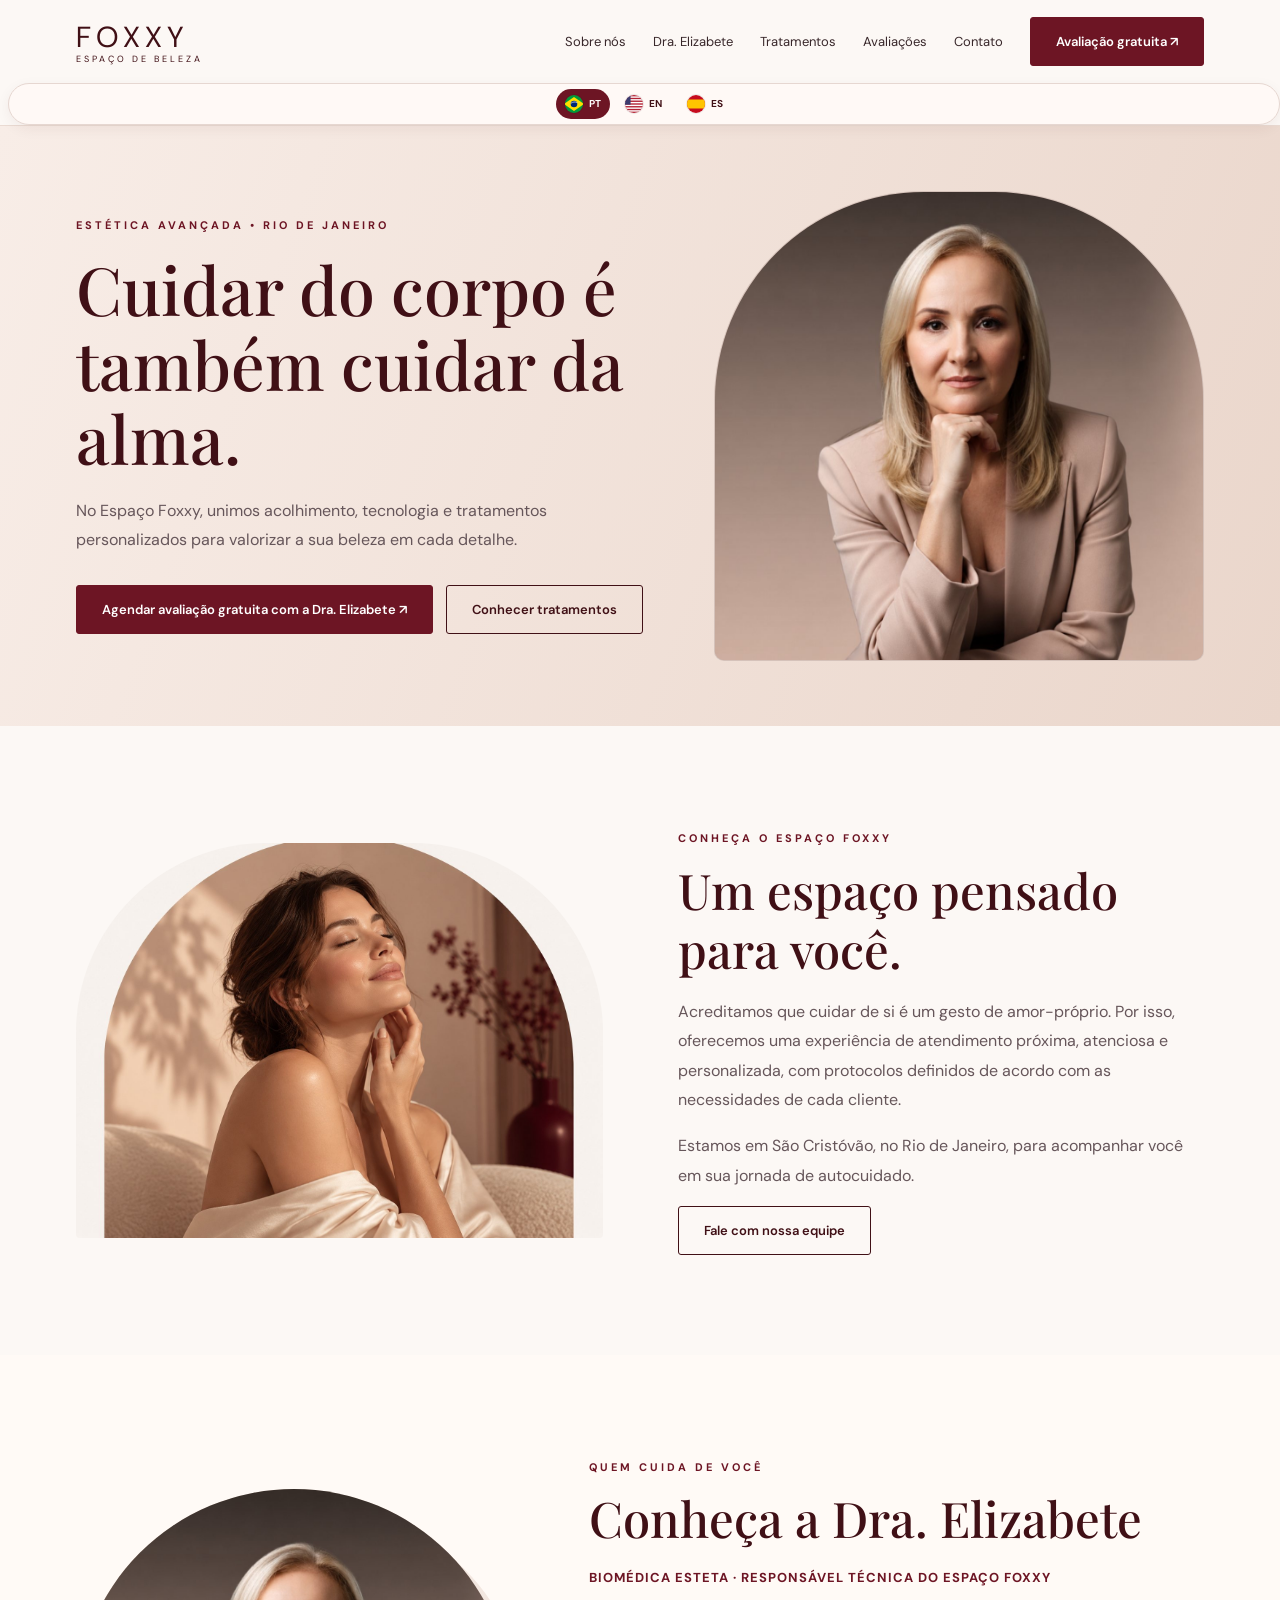
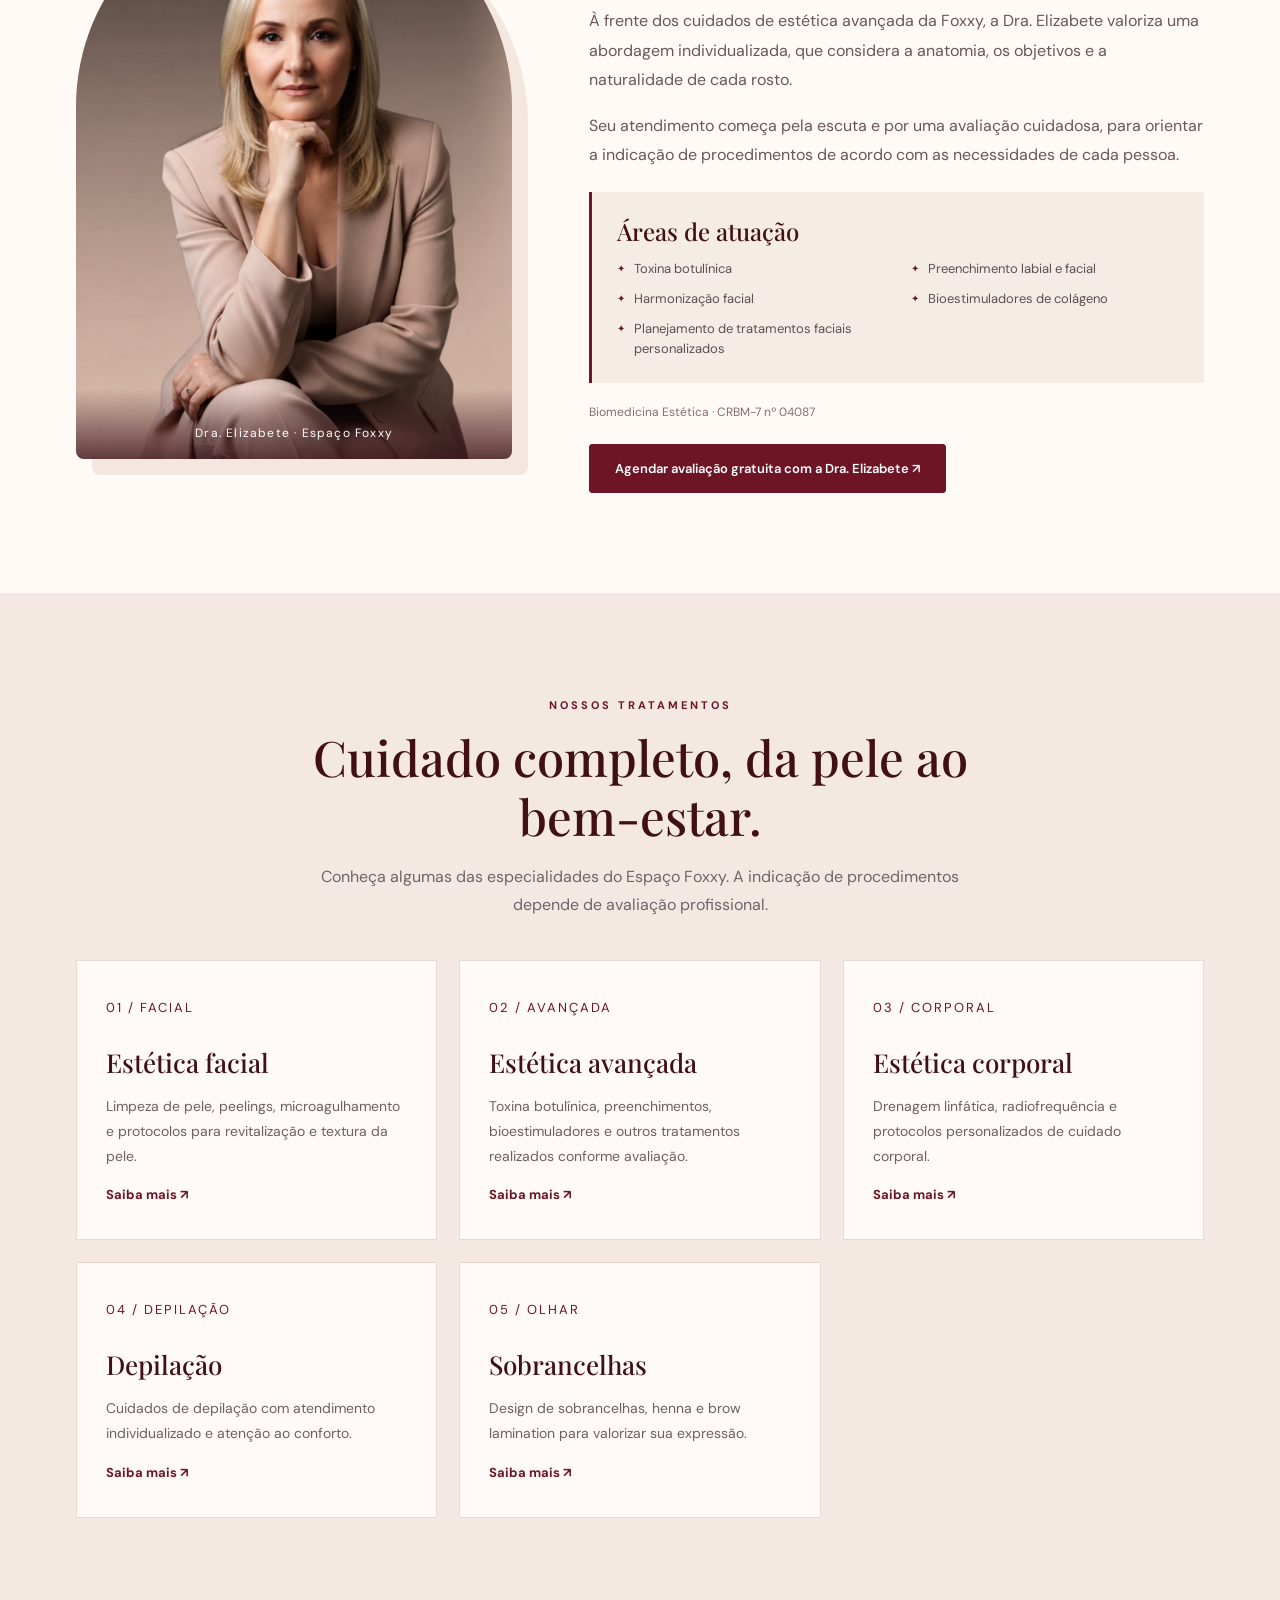
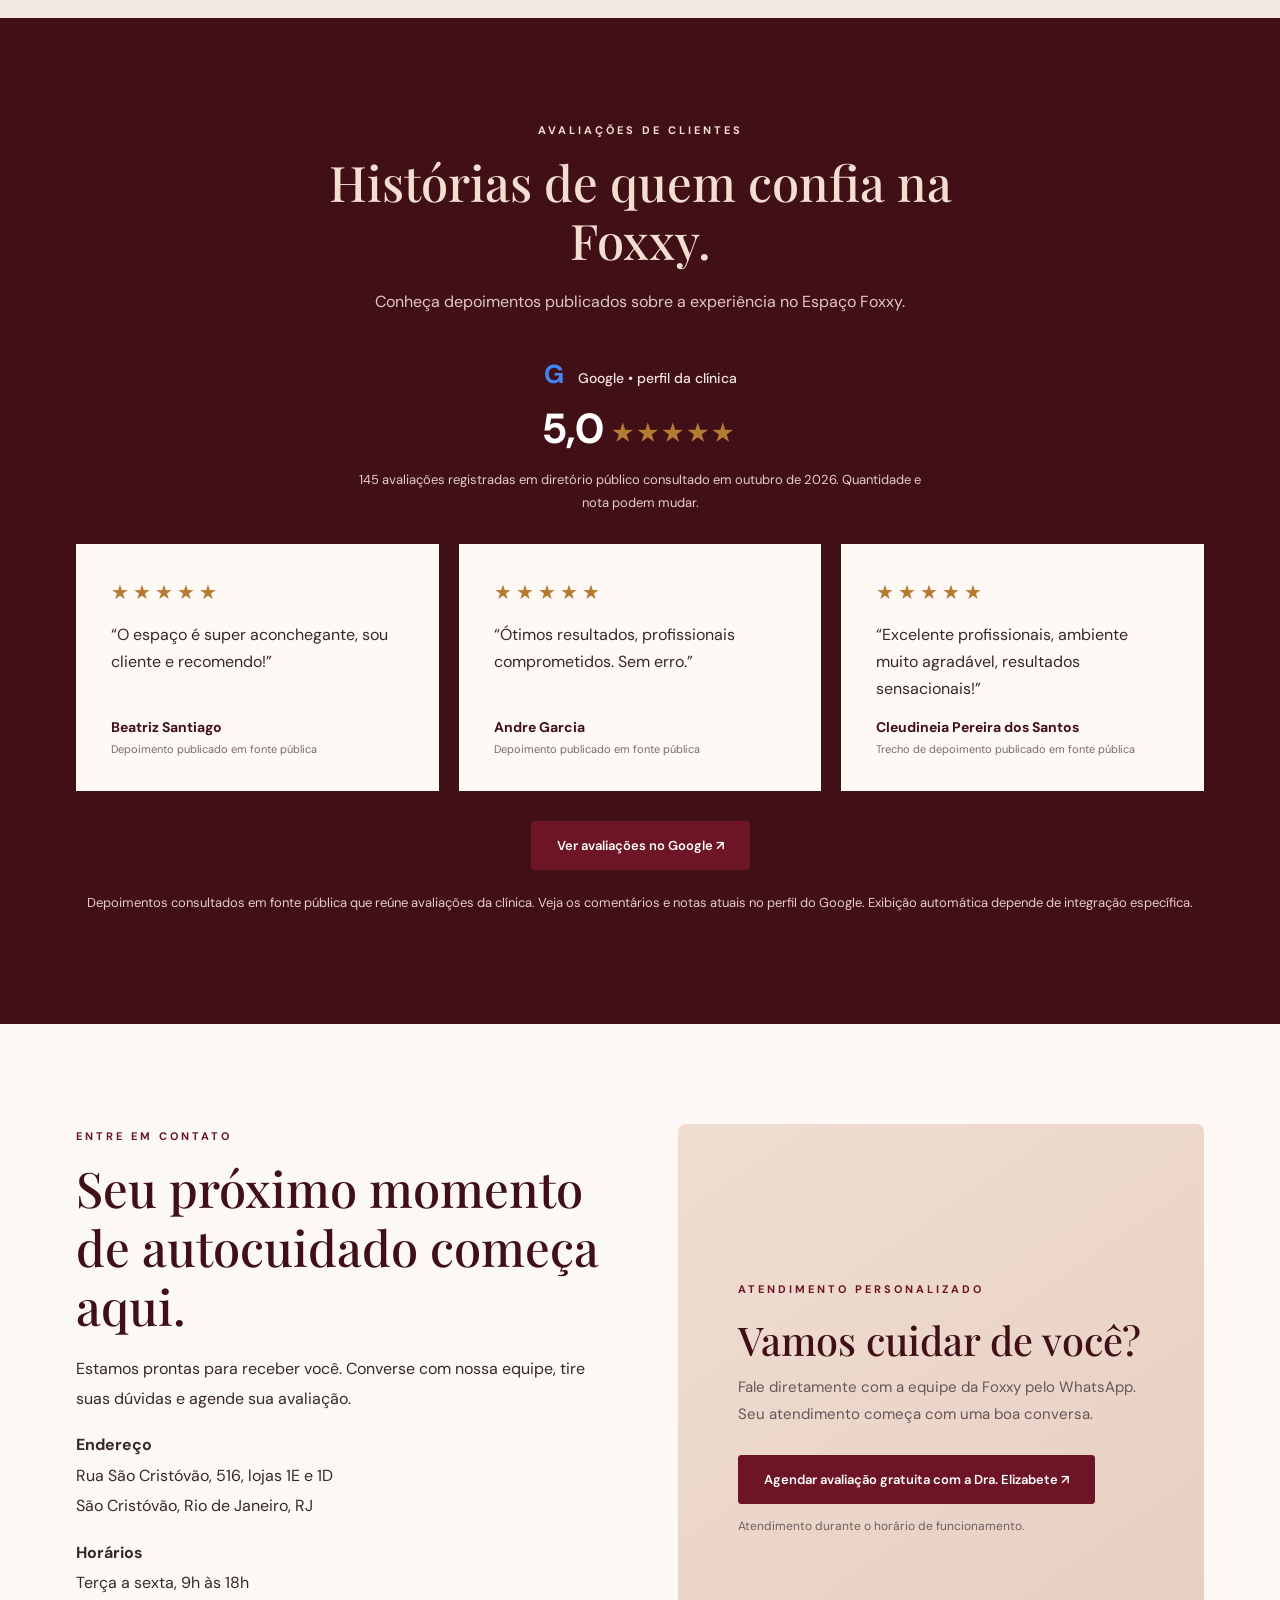
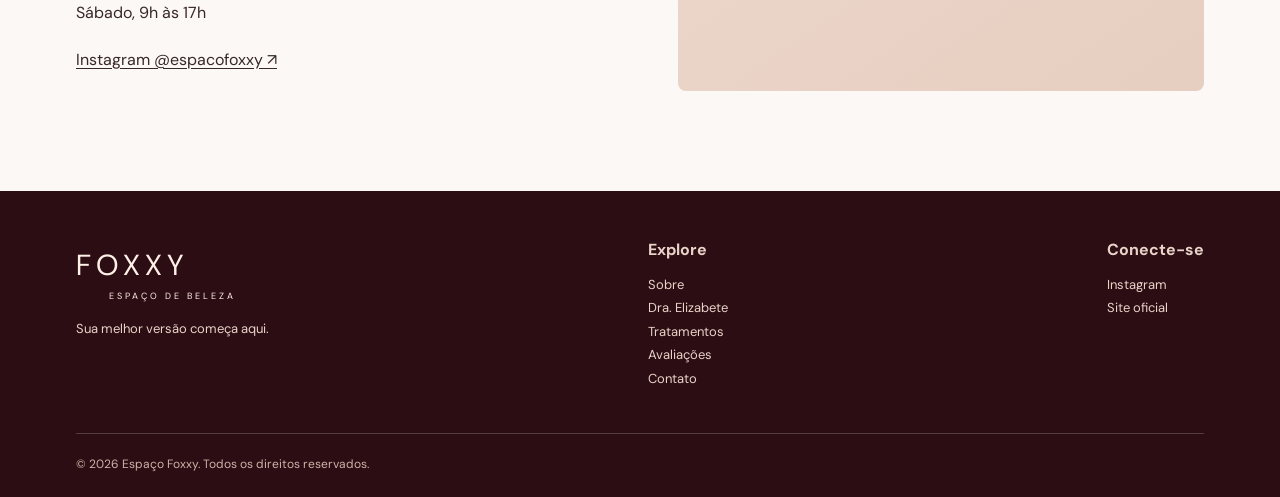
<file: index.html>
<!DOCTYPE html>

<html lang="pt-BR"><head><meta charset="utf-8"/><meta content="width=device-width,initial-scale=1" name="viewport"/><meta content="Espaço Foxxy: estética avançada e cuidados personalizados em São Cristóvão, Rio de Janeiro." name="description"/><title>Espaço Foxxy | Sua melhor versão começa aqui</title><link href="https://fonts.googleapis.com" rel="preconnect"/><link crossorigin="" href="https://fonts.gstatic.com" rel="preconnect"/><link href="https://fonts.googleapis.com/css2?family=DM+Sans:wght@400;500;600;700&amp;family=Playfair+Display:wght@400;500;600&amp;display=swap" rel="stylesheet"/><link href="assets/css/index.css" rel="stylesheet"/><link href="assets/css/idiomas.css" rel="stylesheet"/><script defer="True" src="assets/js/idiomas.js"></script></head><body><header><div class="wrap nav"><a aria-label="Espaço Foxxy início" class="logo" href="#inicio">FOXXY<small>ESPAÇO DE BELEZA</small></a><button aria-expanded="false" aria-label="Abrir menu" class="menu-btn" id="menuBtn">☰</button><nav aria-label="Menu principal" class="links" id="links"><a href="#sobre">Sobre nós</a><a href="#dra-elizabete">Dra. Elizabete</a><a href="#servicos">Tratamentos</a><a href="#avaliacoes">Avaliações</a><a href="#contato">Contato</a><a class="btn" href="https://wa.me/5521970087151?text=Oi%21%20Estou%20no%20site%20do%20Espa%C3%A7o%20Foxxy%20e%20gostaria%20de%20agendar%20uma%20avalia%C3%A7%C3%A3o%20gratuita%20com%20a%20Dra.%20Elizabete." rel="noopener noreferrer" target="_blank">Avaliação gratuita ↗</a></nav></div></header><main><section class="hero" id="inicio"><div class="wrap hero-grid"><div><div class="eyebrow">Estética avançada • Rio de Janeiro</div><h1>Cuidar do corpo é também cuidar da alma.</h1><p>No Espaço Foxxy, unimos acolhimento, tecnologia e tratamentos personalizados para valorizar a sua beleza em cada detalhe.</p><div class="hero-actions"><a class="btn" href="https://wa.me/5521970087151?text=Oi%21%20Estou%20no%20site%20do%20Espa%C3%A7o%20Foxxy%20e%20gostaria%20de%20agendar%20uma%20avalia%C3%A7%C3%A3o%20gratuita%20com%20a%20Dra.%20Elizabete." rel="noopener noreferrer" target="_blank">Agendar avaliação gratuita com a Dra. Elizabete ↗</a><a class="btn outline" href="#servicos">Conhecer tratamentos</a></div></div><div class="hero-art"><img alt="Retrato da Dra. Elizabeth, responsável técnica do Espaço Foxxy" fetchpriority="high" src="assets/imagens/foxxy-eba0cbc351cacc.jpg"/></div></div></section><section class="section" id="sobre"><div class="wrap intro-grid"><div class="intro-panel"><img alt="Imagem de autocuidado e bem-estar em tons suaves" src="assets/imagens/foxxy-f7fd46f28534f9.jpg"/></div><div class="intro"><span class="eyebrow">Conheça o Espaço Foxxy</span><h2>Um espaço pensado para você.</h2><p>Acreditamos que cuidar de si é um gesto de amor-próprio. Por isso, oferecemos uma experiência de atendimento próxima, atenciosa e personalizada, com protocolos definidos de acordo com as necessidades de cada cliente.</p><p>Estamos em São Cristóvão, no Rio de Janeiro, para acompanhar você em sua jornada de autocuidado.</p><a class="btn outline" href="#contato">Fale com nossa equipe</a></div></div></section><section aria-labelledby="doctor-title" class="section doctor-section" id="dra-elizabete">
<div class="wrap doctor-layout">
<div class="doctor-portrait"><img alt="Retrato da Dra. Elizabete, biomédica esteta e responsável técnica do Espaço Foxxy" loading="lazy" src="assets/imagens/foxxy-eba0cbc351cacc.jpg"/><span class="doctor-caption">Dra. Elizabete · Espaço Foxxy</span></div>
<div class="doctor-copy"><span class="eyebrow">Quem cuida de você</span><h2 id="doctor-title">Conheça a Dra. Elizabete</h2><p class="doctor-role">Biomédica Esteta · Responsável Técnica do Espaço Foxxy</p>
<p>À frente dos cuidados de estética avançada da Foxxy, a Dra. Elizabete valoriza uma abordagem individualizada, que considera a anatomia, os objetivos e a naturalidade de cada rosto.</p>
<p>Seu atendimento começa pela escuta e por uma avaliação cuidadosa, para orientar a indicação de procedimentos de acordo com as necessidades de cada pessoa.</p>
<div class="doctor-specialties"><h3>Áreas de atuação</h3><ul><li>Toxina botulínica</li><li>Preenchimento labial e facial</li><li>Harmonização facial</li><li>Bioestimuladores de colágeno</li><li>Planejamento de tratamentos faciais personalizados</li></ul></div>
<p class="doctor-registration">Biomedicina Estética · CRBM-7 nº 04087</p>
<a class="btn" href="https://wa.me/5521970087151?text=Oi%21%20Estou%20no%20site%20do%20Espa%C3%A7o%20Foxxy%20e%20gostaria%20de%20agendar%20uma%20avalia%C3%A7%C3%A3o%20gratuita%20com%20a%20Dra.%20Elizabete." rel="noopener noreferrer" target="_blank">Agendar avaliação gratuita com a Dra. Elizabete ↗</a>
</div></div></section><section class="section services" id="servicos"><div class="wrap"><div class="section-head"><span class="eyebrow">Nossos tratamentos</span><h2>Cuidado completo, da pele ao bem-estar.</h2><p>Conheça algumas das especialidades do Espaço Foxxy. A indicação de procedimentos depende de avaliação profissional.</p></div><div class="cards"><article class="card"><span class="number">01 / FACIAL</span><h3>Estética facial</h3><p>Limpeza de pele, peelings, microagulhamento e protocolos para revitalização e textura da pele.</p><a href="estetica-facial.html">Saiba mais ↗</a></article><article class="card"><span class="number">02 / AVANÇADA</span><h3>Estética avançada</h3><p>Toxina botulínica, preenchimentos, bioestimuladores e outros tratamentos realizados conforme avaliação.</p><a href="estetica-avancada.html">Saiba mais ↗</a></article><article class="card"><span class="number">03 / CORPORAL</span><h3>Estética corporal</h3><p>Drenagem linfática, radiofrequência e protocolos personalizados de cuidado corporal.</p><a href="estetica-corporal.html">Saiba mais ↗</a></article><article class="card"><span class="number">04 / DEPILAÇÃO</span><h3>Depilação</h3><p>Cuidados de depilação com atendimento individualizado e atenção ao conforto.</p><a href="depilacao.html">Saiba mais ↗</a></article><article class="card"><span class="number">05 / OLHAR</span><h3>Sobrancelhas</h3><p>Design de sobrancelhas, henna e brow lamination para valorizar sua expressão.</p><a href="sobrancelhas.html">Saiba mais ↗</a></article></div></div></section><section class="section reviews" id="avaliacoes"><div class="wrap"><div class="section-head"><span class="eyebrow">Avaliações de clientes</span><h2>Histórias de quem confia na Foxxy.</h2><p>Conheça depoimentos publicados sobre a experiência no Espaço Foxxy.</p></div><div class="google-summary"><div class="google-mark">G <span>Google • perfil da clínica</span></div><div class="rating-big">5,0 <span aria-label="5 estrelas" class="stars">★★★★★</span></div><p>145 avaliações registradas em diretório público consultado em outubro de 2026. Quantidade e nota podem mudar.</p></div><div class="review-grid"><article class="review-card"><div aria-label="5 estrelas" class="stars">★★★★★</div><p>“O espaço é super aconchegante, sou cliente e recomendo!”</p><strong>Beatriz Santiago</strong><small>Depoimento publicado em fonte pública</small></article><article class="review-card"><div aria-label="5 estrelas" class="stars">★★★★★</div><p>“Ótimos resultados, profissionais comprometidos. Sem erro.”</p><strong>Andre Garcia</strong><small>Depoimento publicado em fonte pública</small></article><article class="review-card"><div aria-label="5 estrelas" class="stars">★★★★★</div><p>“Excelente profissionais, ambiente muito agradável, resultados sensacionais!”</p><strong>Cleudineia Pereira dos Santos</strong><small>Trecho de depoimento publicado em fonte pública</small></article></div><div class="review-actions"><a class="btn" href="https://share.google/9IS6VI40dPkm4o0lN" rel="noopener noreferrer" target="_blank">Ver avaliações no Google ↗</a></div><p class="review-note">Depoimentos consultados em fonte pública que reúne avaliações da clínica. Veja os comentários e notas atuais no perfil do Google. Exibição automática depende de integração específica.</p></div></section><section class="section contact-section" id="contato"><div class="wrap contact-grid"><div class="contact-details"><span class="eyebrow">Entre em contato</span><h2>Seu próximo momento de autocuidado começa aqui.</h2><p>Estamos prontas para receber você. Converse com nossa equipe, tire suas dúvidas e agende sua avaliação.</p><p><strong>Endereço</strong><br/>Rua São Cristóvão, 516, lojas 1E e 1D<br/>São Cristóvão, Rio de Janeiro, RJ</p><p><strong>Horários</strong><br/>Terça a sexta, 9h às 18h<br/>Sábado, 9h às 17h</p><p><a href="https://www.instagram.com/espacofoxxy/" rel="noopener noreferrer" target="_blank">Instagram @espacofoxxy ↗</a></p></div><div class="contact-cta"><span class="eyebrow">ATENDIMENTO PERSONALIZADO</span><h3>Vamos cuidar de você?</h3><p>Fale diretamente com a equipe da Foxxy pelo WhatsApp. Seu atendimento começa com uma boa conversa.</p><a class="btn" href="https://wa.me/5521970087151?text=Oi%21%20Estou%20no%20site%20do%20Espa%C3%A7o%20Foxxy%20e%20gostaria%20de%20agendar%20uma%20avalia%C3%A7%C3%A3o%20gratuita%20com%20a%20Dra.%20Elizabete." rel="noopener noreferrer" target="_blank">Agendar avaliação gratuita com a Dra. Elizabete ↗</a><span class="contact-subnote">Atendimento durante o horário de funcionamento.</span></div></div></section></main><footer><div class="wrap"><div class="footer-grid"><div><a class="logo" href="#inicio">FOXXY<small>ESPAÇO DE BELEZA</small></a><p>Sua melhor versão começa aqui.</p></div><div><strong>Explore</strong><p><a href="#sobre">Sobre</a><br/><a href="#dra-elizabete">Dra. Elizabete</a><br/><a href="#servicos">Tratamentos</a><br/><a href="#avaliacoes">Avaliações</a><br/><a href="#contato">Contato</a></p></div><div><strong>Conecte-se</strong><p><a href="https://www.instagram.com/espacofoxxy/" rel="noopener" target="_blank">Instagram</a><br/><a href="https://www.espacofoxxy.com" rel="noopener" target="_blank">Site oficial</a></p></div></div><div class="copyright">© <span id="year"></span> Espaço Foxxy. Todos os direitos reservados.</div></div></footer><script defer="" src="assets/js/index-1.js"></script><script defer="" src="assets/js/index-2.js"></script></body></html>
</file>
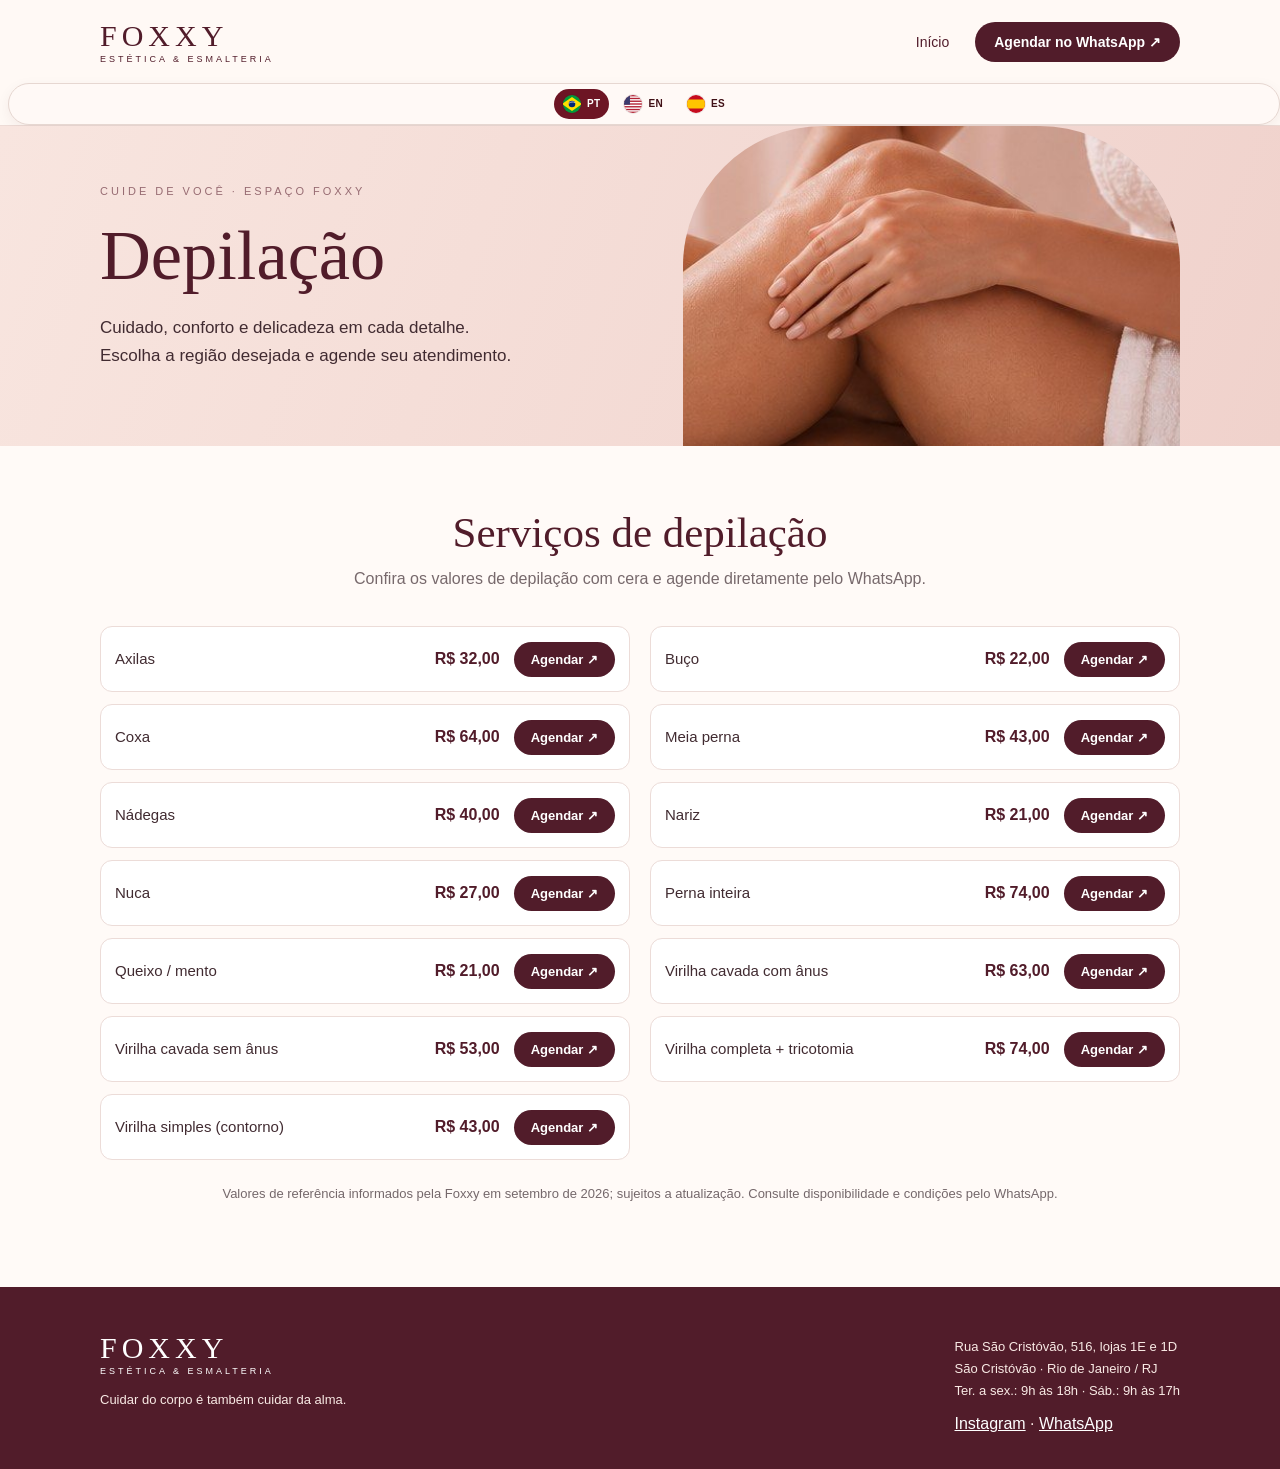
<file: depilacao.html>
<!DOCTYPE html>

<html lang="pt-BR"><head><meta charset="utf-8"/><meta content="width=device-width,initial-scale=1" name="viewport"/><meta content="Confira os serviços e valores de depilação com cera do Espaço Foxxy, em São Cristóvão, Rio de Janeiro. Agende pelo WhatsApp." name="description"/><title>Depilação | Espaço Foxxy</title><link href="assets/css/depilacao.css" rel="stylesheet"/><link href="assets/css/idiomas.css" rel="stylesheet"/><script defer="True" src="assets/js/idiomas.js"></script></head><body><header class="bar"><div class="container head"><a class="logo" href="index.html">FOXXY<small>ESTÉTICA &amp; ESMALTERIA</small></a><nav class="topright"><a href="index.html">Início</a><a class="pill" href="https://wa.me/5521970087151?text=Oi%21%20Estou%20no%20site%20da%20Foxxy%20e%20quero%20agendar%20uma%20avalia%C3%A7%C3%A3o." rel="noopener noreferrer" target="_blank">Agendar no WhatsApp ↗</a></nav></div></header><main><section class="hero"><div class="container hero-inner"><div class="hero-copy"><div class="eyebrow">Cuide de você · Espaço Foxxy</div><h1>Depilação</h1><p>Cuidado, conforto e delicadeza em cada detalhe. Escolha a região desejada e agende seu atendimento.</p></div><div aria-label="Fotografia ilustrativa de cuidado com a pele" class="hero-photo" role="img"></div></div></section><section class="section"><div class="container"><h2>Serviços de depilação</h2><p class="sub">Confira os valores de depilação com cera e agende diretamente pelo WhatsApp.</p><div class="grid"><div class="service"><div class="servicename">Axilas</div><div class="price">R$ 32,00</div><a aria-label="Agendar Axilas pelo WhatsApp" class="smallcta" href="https://wa.me/5521970087151?text=Oi%21%20Estou%20no%20site%20da%20Foxxy%20e%20gostaria%20de%20agendar%20depila%C3%A7%C3%A3o%3A%20Axilas." rel="noopener noreferrer" target="_blank">Agendar ↗</a></div>
<div class="service"><div class="servicename">Buço</div><div class="price">R$ 22,00</div><a aria-label="Agendar Buço pelo WhatsApp" class="smallcta" href="https://wa.me/5521970087151?text=Oi%21%20Estou%20no%20site%20da%20Foxxy%20e%20gostaria%20de%20agendar%20depila%C3%A7%C3%A3o%3A%20Bu%C3%A7o." rel="noopener noreferrer" target="_blank">Agendar ↗</a></div>
<div class="service"><div class="servicename">Coxa</div><div class="price">R$ 64,00</div><a aria-label="Agendar Coxa pelo WhatsApp" class="smallcta" href="https://wa.me/5521970087151?text=Oi%21%20Estou%20no%20site%20da%20Foxxy%20e%20gostaria%20de%20agendar%20depila%C3%A7%C3%A3o%3A%20Coxa." rel="noopener noreferrer" target="_blank">Agendar ↗</a></div>
<div class="service"><div class="servicename">Meia perna</div><div class="price">R$ 43,00</div><a aria-label="Agendar Meia perna pelo WhatsApp" class="smallcta" href="https://wa.me/5521970087151?text=Oi%21%20Estou%20no%20site%20da%20Foxxy%20e%20gostaria%20de%20agendar%20depila%C3%A7%C3%A3o%3A%20Meia%20perna." rel="noopener noreferrer" target="_blank">Agendar ↗</a></div>
<div class="service"><div class="servicename">Nádegas</div><div class="price">R$ 40,00</div><a aria-label="Agendar Nádegas pelo WhatsApp" class="smallcta" href="https://wa.me/5521970087151?text=Oi%21%20Estou%20no%20site%20da%20Foxxy%20e%20gostaria%20de%20agendar%20depila%C3%A7%C3%A3o%3A%20N%C3%A1degas." rel="noopener noreferrer" target="_blank">Agendar ↗</a></div>
<div class="service"><div class="servicename">Nariz</div><div class="price">R$ 21,00</div><a aria-label="Agendar Nariz pelo WhatsApp" class="smallcta" href="https://wa.me/5521970087151?text=Oi%21%20Estou%20no%20site%20da%20Foxxy%20e%20gostaria%20de%20agendar%20depila%C3%A7%C3%A3o%3A%20Nariz." rel="noopener noreferrer" target="_blank">Agendar ↗</a></div>
<div class="service"><div class="servicename">Nuca</div><div class="price">R$ 27,00</div><a aria-label="Agendar Nuca pelo WhatsApp" class="smallcta" href="https://wa.me/5521970087151?text=Oi%21%20Estou%20no%20site%20da%20Foxxy%20e%20gostaria%20de%20agendar%20depila%C3%A7%C3%A3o%3A%20Nuca." rel="noopener noreferrer" target="_blank">Agendar ↗</a></div>
<div class="service"><div class="servicename">Perna inteira</div><div class="price">R$ 74,00</div><a aria-label="Agendar Perna inteira pelo WhatsApp" class="smallcta" href="https://wa.me/5521970087151?text=Oi%21%20Estou%20no%20site%20da%20Foxxy%20e%20gostaria%20de%20agendar%20depila%C3%A7%C3%A3o%3A%20Perna%20inteira." rel="noopener noreferrer" target="_blank">Agendar ↗</a></div>
<div class="service"><div class="servicename">Queixo / mento</div><div class="price">R$ 21,00</div><a aria-label="Agendar Queixo / mento pelo WhatsApp" class="smallcta" href="https://wa.me/5521970087151?text=Oi%21%20Estou%20no%20site%20da%20Foxxy%20e%20gostaria%20de%20agendar%20depila%C3%A7%C3%A3o%3A%20Queixo%20/%20mento." rel="noopener noreferrer" target="_blank">Agendar ↗</a></div>
<div class="service"><div class="servicename">Virilha cavada com ânus</div><div class="price">R$ 63,00</div><a aria-label="Agendar Virilha cavada com ânus pelo WhatsApp" class="smallcta" href="https://wa.me/5521970087151?text=Oi%21%20Estou%20no%20site%20da%20Foxxy%20e%20gostaria%20de%20agendar%20depila%C3%A7%C3%A3o%3A%20Virilha%20cavada%20com%20%C3%A2nus." rel="noopener noreferrer" target="_blank">Agendar ↗</a></div>
<div class="service"><div class="servicename">Virilha cavada sem ânus</div><div class="price">R$ 53,00</div><a aria-label="Agendar Virilha cavada sem ânus pelo WhatsApp" class="smallcta" href="https://wa.me/5521970087151?text=Oi%21%20Estou%20no%20site%20da%20Foxxy%20e%20gostaria%20de%20agendar%20depila%C3%A7%C3%A3o%3A%20Virilha%20cavada%20sem%20%C3%A2nus." rel="noopener noreferrer" target="_blank">Agendar ↗</a></div>
<div class="service"><div class="servicename">Virilha completa + tricotomia</div><div class="price">R$ 74,00</div><a aria-label="Agendar Virilha completa + tricotomia pelo WhatsApp" class="smallcta" href="https://wa.me/5521970087151?text=Oi%21%20Estou%20no%20site%20da%20Foxxy%20e%20gostaria%20de%20agendar%20depila%C3%A7%C3%A3o%3A%20Virilha%20completa%20%2B%20tricotomia." rel="noopener noreferrer" target="_blank">Agendar ↗</a></div>
<div class="service"><div class="servicename">Virilha simples (contorno)</div><div class="price">R$ 43,00</div><a aria-label="Agendar Virilha simples (contorno) pelo WhatsApp" class="smallcta" href="https://wa.me/5521970087151?text=Oi%21%20Estou%20no%20site%20da%20Foxxy%20e%20gostaria%20de%20agendar%20depila%C3%A7%C3%A3o%3A%20Virilha%20simples%20%28contorno%29." rel="noopener noreferrer" target="_blank">Agendar ↗</a></div></div><p class="note">Valores de referência informados pela Foxxy em setembro de 2026; sujeitos a atualização. Consulte disponibilidade e condições pelo WhatsApp.</p></div></section></main><footer class="footer"><div class="container foot-grid"><div><div class="logo">FOXXY<small>ESTÉTICA &amp; ESMALTERIA</small></div><p>Cuidar do corpo é também cuidar da alma.</p></div><div><p>Rua São Cristóvão, 516, lojas 1E e 1D<br/>São Cristóvão · Rio de Janeiro / RJ<br/>Ter. a sex.: 9h às 18h · Sáb.: 9h às 17h</p><a href="https://www.instagram.com/espacofoxxy/" rel="noopener noreferrer" target="_blank">Instagram</a> · <a href="https://wa.me/5521970087151" rel="noopener noreferrer" target="_blank">WhatsApp</a></div></div></footer></body></html>
</file>
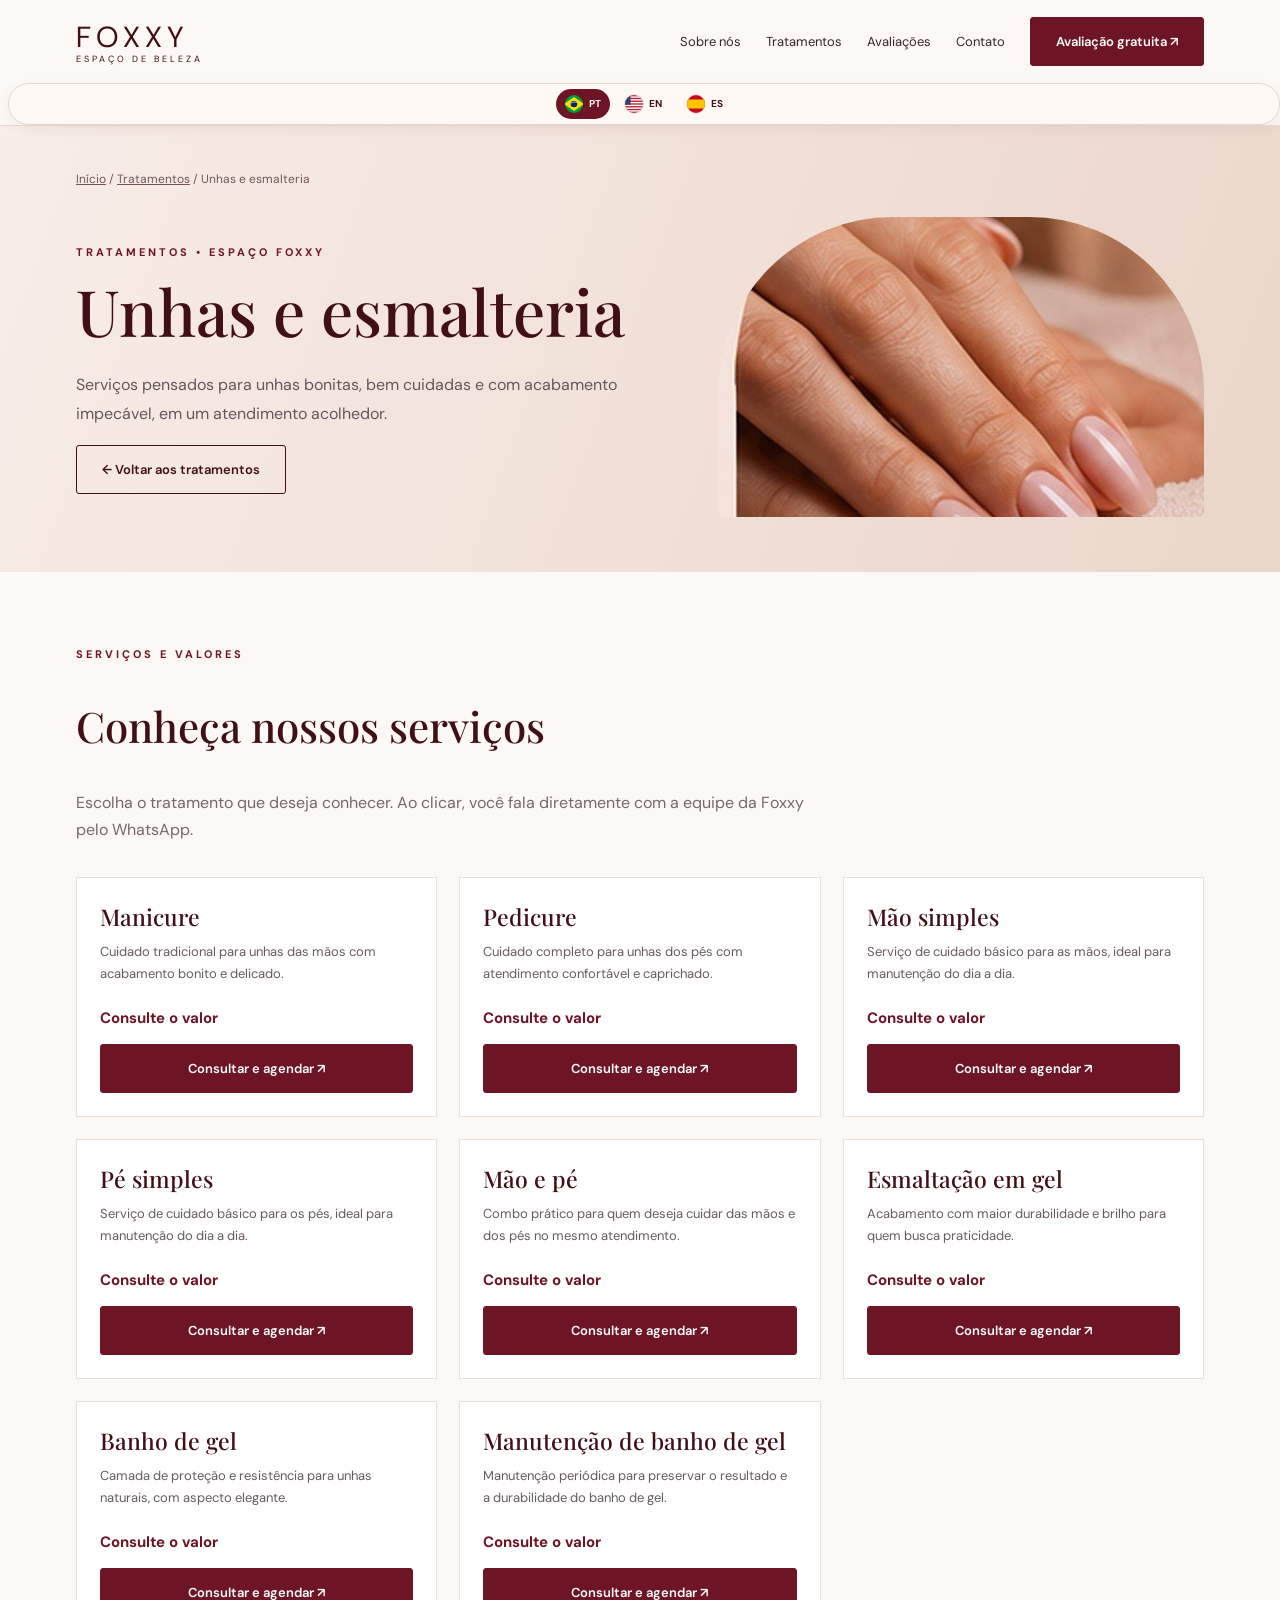
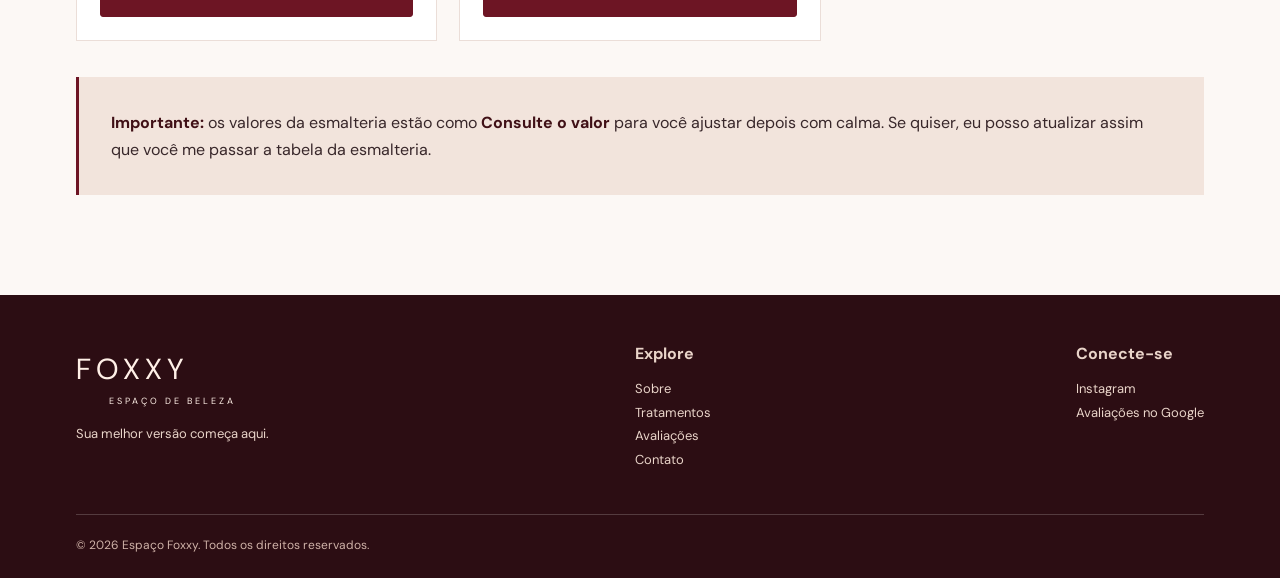
<file: esmalteria.html>
<!DOCTYPE html>

<html lang="pt-BR"><head><meta charset="utf-8"/><meta content="width=device-width,initial-scale=1" name="viewport"/><title>Unhas e esmalteria | Espaço Foxxy</title><meta content="Conheça os serviços de unhas e esmalteria do Espaço Foxxy em São Cristóvão, Rio de Janeiro, com valores e agendamento por WhatsApp." name="description"/><link href="https://fonts.googleapis.com" rel="preconnect"/><link crossorigin="" href="https://fonts.gstatic.com" rel="preconnect"/><link href="https://fonts.googleapis.com/css2?family=DM+Sans:wght@400;500;600;700&amp;family=Playfair+Display:wght@400;500;600&amp;display=swap" rel="stylesheet"/><link href="assets/css/esmalteria.css" rel="stylesheet"/><link href="assets/css/idiomas.css" rel="stylesheet"/><script defer="True" src="assets/js/idiomas.js"></script></head><body><header><div class="wrap nav"><a aria-label="Início Espaço Foxxy" class="logo" href="index.html">FOXXY<small>ESPAÇO DE BELEZA</small></a><button aria-expanded="false" aria-label="Abrir menu" class="menu-btn" id="menuBtn">☰</button><nav class="links" id="links"><a href="index.html#sobre">Sobre nós</a><a href="index.html#servicos">Tratamentos</a><a href="index.html#avaliacoes">Avaliações</a><a href="index.html#contato">Contato</a><a class="btn" href="https://wa.me/5521970087151?text=Oi%21%20Estou%20no%20site%20do%20Espa%C3%A7o%20Foxxy%20e%20gostaria%20de%20agendar%20uma%20avalia%C3%A7%C3%A3o%20gratuita%20com%20a%20Dra.%20Elizabete." rel="noopener noreferrer" target="_blank">Avaliação gratuita ↗</a></nav></div></header><main><section class="cat-hero"><div class="wrap"><div class="crumbs"><a href="index.html">Início</a> / <a href="index.html#servicos">Tratamentos</a> / Unhas e esmalteria</div><div class="cat-grid"><div><span class="eyebrow">Tratamentos • Espaço Foxxy</span><h1>Unhas e esmalteria</h1><p>Serviços pensados para unhas bonitas, bem cuidadas e com acabamento impecável, em um atendimento acolhedor.</p><a class="btn outline" href="index.html#servicos">← Voltar aos tratamentos</a></div><img alt="Imagem ilustrativa de Unhas e esmalteria" class="cat-hero-image" src="assets/imagens/foxxy-0dbc08e4e0911b.jpg"/></div></div></section><section class="catalog-section"><div class="wrap"><div class="catalog-head"><span class="eyebrow">Serviços e valores</span><h2>Conheça nossos serviços</h2><p>Escolha o tratamento que deseja conhecer. Ao clicar, você fala diretamente com a equipe da Foxxy pelo WhatsApp.</p></div><div class="service-grid"><article class="service-card"><div class="service-body"><h3>Manicure</h3><p>Cuidado tradicional para unhas das mãos com acabamento bonito e delicado.</p><div class="price">Consulte o valor</div><a class="btn" href="https://api.whatsapp.com/send/?phone=5521970087151&amp;text=Ol%C3%A1%21%20Estou%20no%20site%20do%20Espa%C3%A7o%20Foxxy%20e%20gostaria%20de%20informa%C3%A7%C3%B5es%20sobre%20Manicure." rel="noopener noreferrer" target="_blank">Consultar e agendar ↗</a></div></article><article class="service-card"><div class="service-body"><h3>Pedicure</h3><p>Cuidado completo para unhas dos pés com atendimento confortável e caprichado.</p><div class="price">Consulte o valor</div><a class="btn" href="https://api.whatsapp.com/send/?phone=5521970087151&amp;text=Ol%C3%A1%21%20Estou%20no%20site%20do%20Espa%C3%A7o%20Foxxy%20e%20gostaria%20de%20informa%C3%A7%C3%B5es%20sobre%20Pedicure." rel="noopener noreferrer" target="_blank">Consultar e agendar ↗</a></div></article><article class="service-card"><div class="service-body"><h3>Mão simples</h3><p>Serviço de cuidado básico para as mãos, ideal para manutenção do dia a dia.</p><div class="price">Consulte o valor</div><a class="btn" href="https://api.whatsapp.com/send/?phone=5521970087151&amp;text=Ol%C3%A1%21%20Estou%20no%20site%20do%20Espa%C3%A7o%20Foxxy%20e%20gostaria%20de%20informa%C3%A7%C3%B5es%20sobre%20M%C3%A3o%20simples." rel="noopener noreferrer" target="_blank">Consultar e agendar ↗</a></div></article><article class="service-card"><div class="service-body"><h3>Pé simples</h3><p>Serviço de cuidado básico para os pés, ideal para manutenção do dia a dia.</p><div class="price">Consulte o valor</div><a class="btn" href="https://api.whatsapp.com/send/?phone=5521970087151&amp;text=Ol%C3%A1%21%20Estou%20no%20site%20do%20Espa%C3%A7o%20Foxxy%20e%20gostaria%20de%20informa%C3%A7%C3%B5es%20sobre%20P%C3%A9%20simples." rel="noopener noreferrer" target="_blank">Consultar e agendar ↗</a></div></article><article class="service-card"><div class="service-body"><h3>Mão e pé</h3><p>Combo prático para quem deseja cuidar das mãos e dos pés no mesmo atendimento.</p><div class="price">Consulte o valor</div><a class="btn" href="https://api.whatsapp.com/send/?phone=5521970087151&amp;text=Ol%C3%A1%21%20Estou%20no%20site%20do%20Espa%C3%A7o%20Foxxy%20e%20gostaria%20de%20informa%C3%A7%C3%B5es%20sobre%20M%C3%A3o%20e%20p%C3%A9." rel="noopener noreferrer" target="_blank">Consultar e agendar ↗</a></div></article><article class="service-card"><div class="service-body"><h3>Esmaltação em gel</h3><p>Acabamento com maior durabilidade e brilho para quem busca praticidade.</p><div class="price">Consulte o valor</div><a class="btn" href="https://api.whatsapp.com/send/?phone=5521970087151&amp;text=Ol%C3%A1%21%20Estou%20no%20site%20do%20Espa%C3%A7o%20Foxxy%20e%20gostaria%20de%20informa%C3%A7%C3%B5es%20sobre%20Esmalta%C3%A7%C3%A3o%20em%20gel." rel="noopener noreferrer" target="_blank">Consultar e agendar ↗</a></div></article><article class="service-card"><div class="service-body"><h3>Banho de gel</h3><p>Camada de proteção e resistência para unhas naturais, com aspecto elegante.</p><div class="price">Consulte o valor</div><a class="btn" href="https://api.whatsapp.com/send/?phone=5521970087151&amp;text=Ol%C3%A1%21%20Estou%20no%20site%20do%20Espa%C3%A7o%20Foxxy%20e%20gostaria%20de%20informa%C3%A7%C3%B5es%20sobre%20Banho%20de%20gel." rel="noopener noreferrer" target="_blank">Consultar e agendar ↗</a></div></article><article class="service-card"><div class="service-body"><h3>Manutenção de banho de gel</h3><p>Manutenção periódica para preservar o resultado e a durabilidade do banho de gel.</p><div class="price">Consulte o valor</div><a class="btn" href="https://api.whatsapp.com/send/?phone=5521970087151&amp;text=Ol%C3%A1%21%20Estou%20no%20site%20do%20Espa%C3%A7o%20Foxxy%20e%20gostaria%20de%20informa%C3%A7%C3%B5es%20sobre%20Manuten%C3%A7%C3%A3o%20de%20banho%20de%20gel." rel="noopener noreferrer" target="_blank">Consultar e agendar ↗</a></div></article></div><div class="highlight"><strong>Importante:</strong> os valores da esmalteria estão como <strong>Consulte o valor</strong> para você ajustar depois com calma. Se quiser, eu posso atualizar assim que você me passar a tabela da esmalteria.</div></div></section></main><footer><div class="wrap"><div class="footer-grid"><div><a class="logo" href="index.html">FOXXY<small>ESPAÇO DE BELEZA</small></a><p>Sua melhor versão começa aqui.</p></div><div><strong>Explore</strong><p><a href="index.html#sobre">Sobre</a><br/><a href="index.html#servicos">Tratamentos</a><br/><a href="index.html#avaliacoes">Avaliações</a><br/><a href="index.html#contato">Contato</a></p></div><div><strong>Conecte-se</strong><p><a href="https://www.instagram.com/espacofoxxy/" rel="noopener noreferrer" target="_blank">Instagram</a><br/><a href="https://share.google/9IS6VI40dPkm4o0lN" rel="noopener noreferrer" target="_blank">Avaliações no Google</a></p></div></div><div class="copyright">© <span id="year"></span> Espaço Foxxy. Todos os direitos reservados.</div></div></footer><script defer="" src="assets/js/esmalteria-1.js"></script></body></html>
</file>
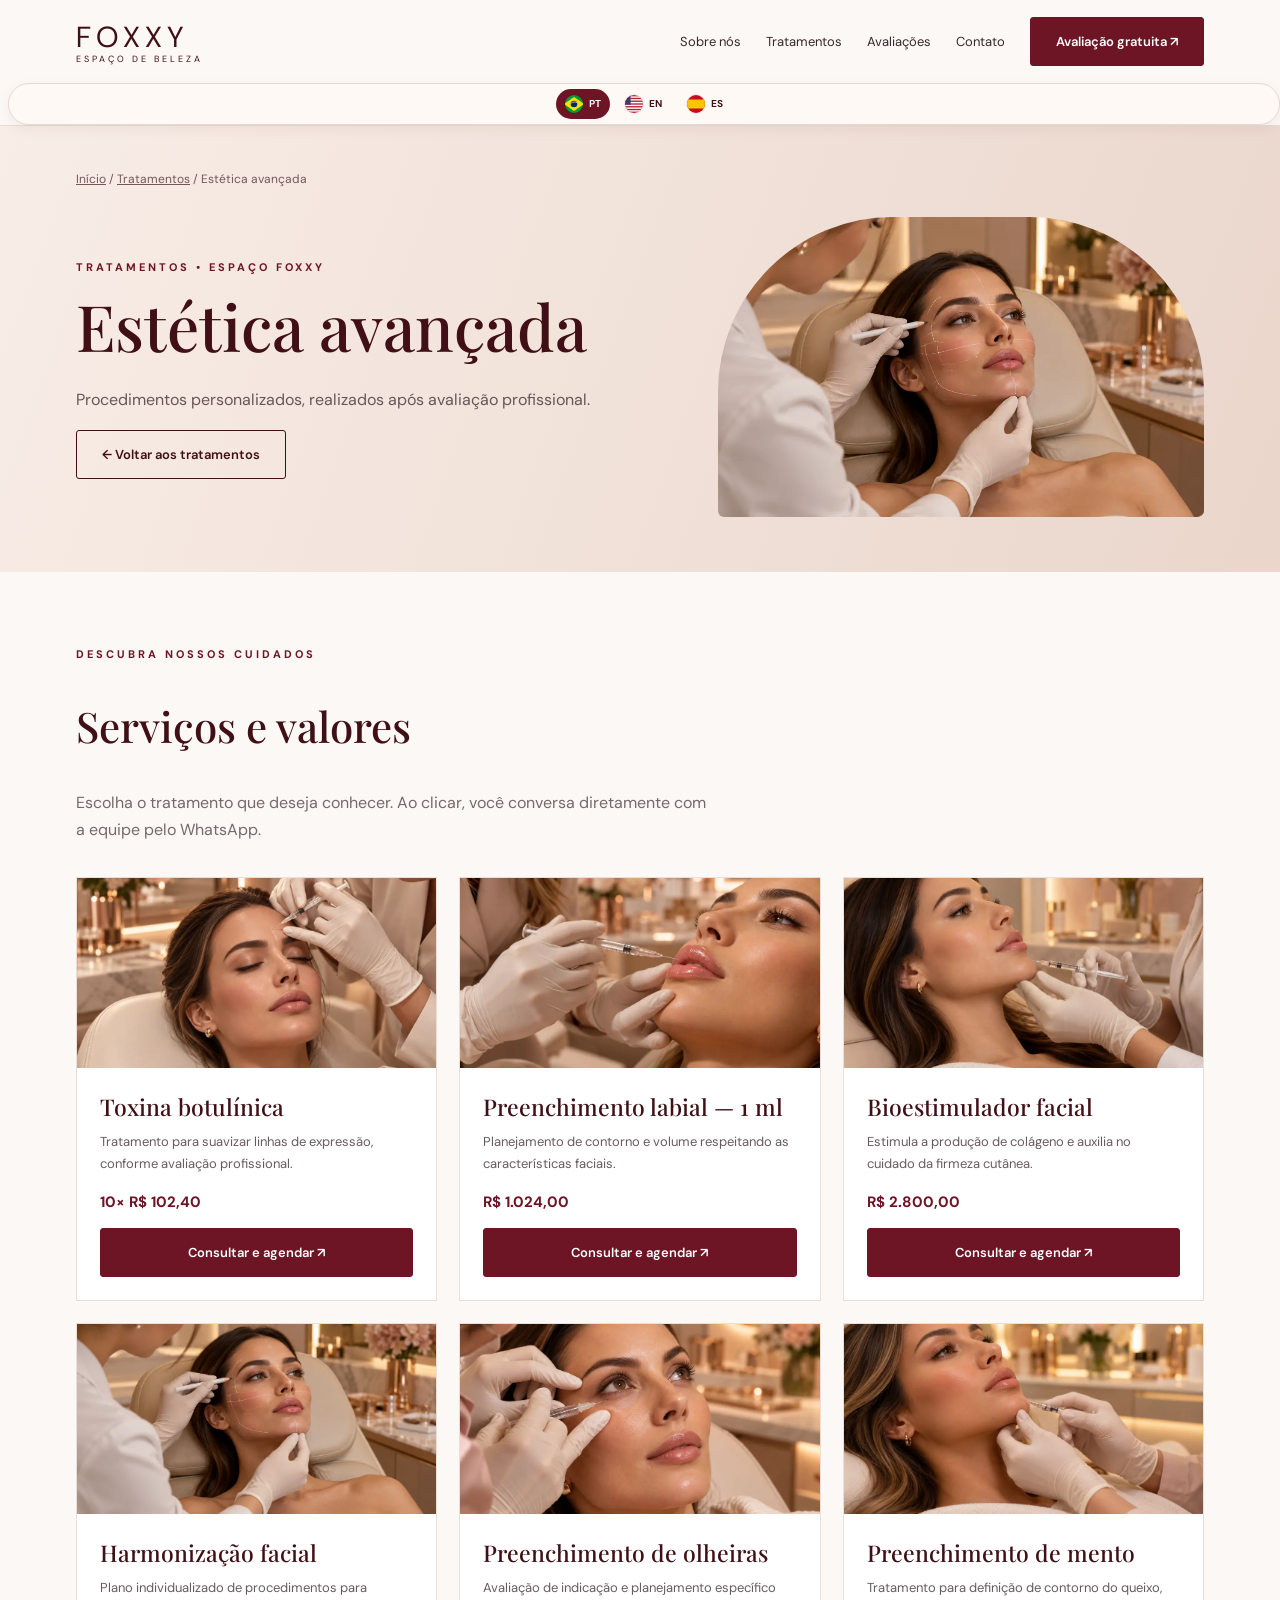
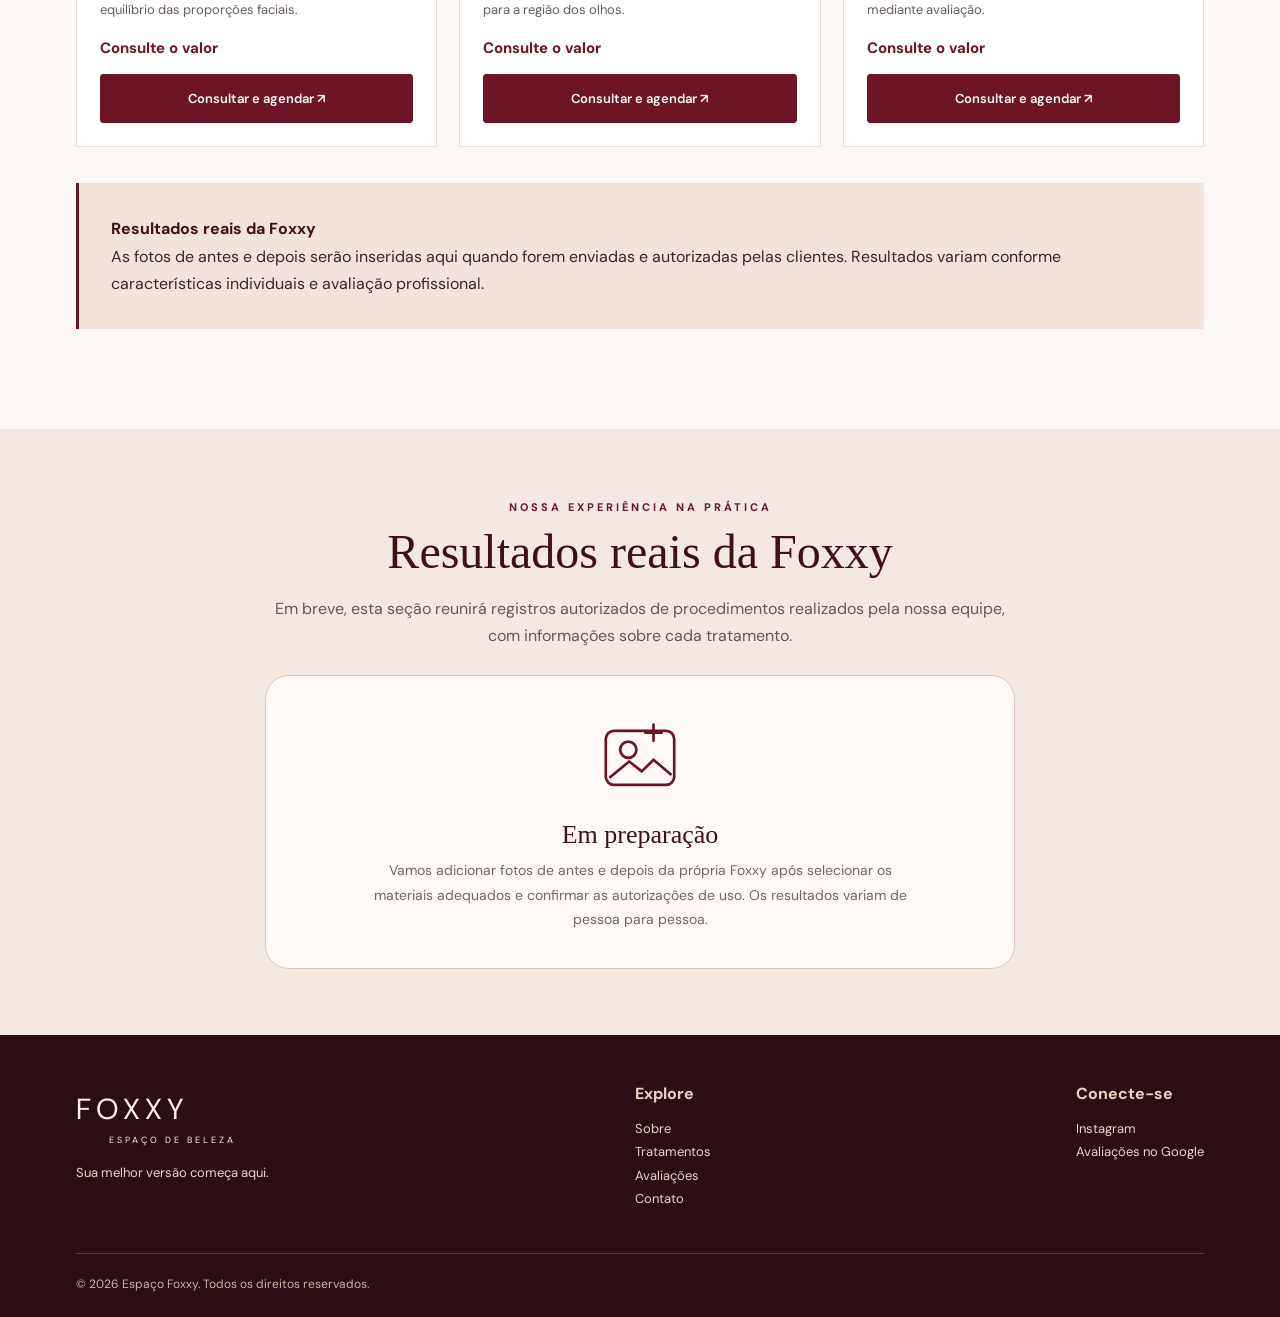
<file: estetica-avancada.html>
<!DOCTYPE html>

<html lang="pt-BR"><head><meta charset="utf-8"/><meta content="width=device-width,initial-scale=1" name="viewport"/><title>Estética avançada | Espaço Foxxy</title><meta content="Conheça os serviços de estética avançada do Espaço Foxxy em São Cristóvão, Rio de Janeiro, com valores e agendamento por WhatsApp." name="description"/><link href="https://fonts.googleapis.com" rel="preconnect"/><link crossorigin="" href="https://fonts.gstatic.com" rel="preconnect"/><link href="https://fonts.googleapis.com/css2?family=DM+Sans:wght@400;500;600;700&amp;family=Playfair+Display:wght@400;500;600&amp;display=swap" rel="stylesheet"/><link href="assets/css/estetica-avancada.css" rel="stylesheet"/><link href="assets/css/idiomas.css" rel="stylesheet"/><script defer="True" src="assets/js/idiomas.js"></script></head><body><header><div class="wrap nav"><a aria-label="Início Espaço Foxxy" class="logo" href="index.html">FOXXY<small>ESPAÇO DE BELEZA</small></a><button aria-expanded="false" aria-label="Abrir menu" class="menu-btn" id="menuBtn">☰</button><nav class="links" id="links"><a href="index.html#sobre">Sobre nós</a><a href="index.html#servicos">Tratamentos</a><a href="index.html#avaliacoes">Avaliações</a><a href="index.html#contato">Contato</a><a class="btn" href="https://wa.me/5521970087151?text=Oi%21%20Estou%20no%20site%20do%20Espa%C3%A7o%20Foxxy%20e%20gostaria%20de%20agendar%20uma%20avalia%C3%A7%C3%A3o%20gratuita%20com%20a%20Dra.%20Elizabete." rel="noopener noreferrer" target="_blank">Avaliação gratuita ↗</a></nav></div></header><main><section class="cat-hero"><div class="wrap"><div class="crumbs"><a href="index.html">Início</a> / <a href="index.html#servicos">Tratamentos</a> / Estética avançada</div><div class="cat-grid"><div><span class="eyebrow">Tratamentos • Espaço Foxxy</span><h1>Estética avançada</h1><p>Procedimentos personalizados, realizados após avaliação profissional.</p><a class="btn outline" href="index.html#servicos">← Voltar aos tratamentos</a></div><img alt="Imagem ilustrativa de harmonização facial em clínica estética" class="cat-hero-image" src="assets/imagens/estetica-avancada-harmonizacao.webp"/></div></div></section><section class="catalog-section"><div class="wrap"><div class="catalog-head"><span class="eyebrow">Descubra nossos cuidados</span><h2>Serviços e valores</h2><p>Escolha o tratamento que deseja conhecer. Ao clicar, você conversa diretamente com a equipe pelo WhatsApp.</p></div><div class="service-grid"><article class="service-card"><img alt="Imagem ilustrativa de toxina botulínica" class="service-image" loading="lazy" src="assets/imagens/estetica-avancada-toxina.webp"/><div class="service-body"><h3>Toxina botulínica</h3><p>Tratamento para suavizar linhas de expressão, conforme avaliação profissional.</p><div class="price">10× R$ 102,40</div><a class="btn" href="https://wa.me/5521970087151?text=Oi%21%20Estou%20no%20site%20do%20Espa%C3%A7o%20Foxxy%20e%20quero%20informa%C3%A7%C3%B5es%20sobre%20Toxina%20botul%C3%ADnica." rel="noopener noreferrer" target="_blank">Consultar e agendar ↗</a></div></article><article class="service-card"><img alt="Imagem ilustrativa de Preenchimento labial — 1 ml" class="service-image" loading="lazy" src="assets/imagens/estetica-avancada-preenchimento-labial.webp"/><div class="service-body"><h3>Preenchimento labial — 1 ml</h3><p>Planejamento de contorno e volume respeitando as características faciais.</p><div class="price">R$ 1.024,00</div><a class="btn" href="https://wa.me/5521970087151?text=Oi%21%20Estou%20no%20site%20do%20Espa%C3%A7o%20Foxxy%20e%20quero%20informa%C3%A7%C3%B5es%20sobre%20Preenchimento%20labial%20%E2%80%94%201%20ml." rel="noopener noreferrer" target="_blank">Consultar e agendar ↗</a></div></article><article class="service-card"><img alt="Imagem ilustrativa de bioestimulador facial" class="service-image" loading="lazy" src="assets/imagens/estetica-avancada-bioestimulador.webp"/><div class="service-body"><h3>Bioestimulador facial</h3><p>Estimula a produção de colágeno e auxilia no cuidado da firmeza cutânea.</p><div class="price">R$ 2.800,00</div><a class="btn" href="https://wa.me/5521970087151?text=Oi%21%20Estou%20no%20site%20do%20Espa%C3%A7o%20Foxxy%20e%20quero%20informa%C3%A7%C3%B5es%20sobre%20Bioestimulador%20facial." rel="noopener noreferrer" target="_blank">Consultar e agendar ↗</a></div></article><article class="service-card"><img alt="Imagem ilustrativa de harmonização facial" class="service-image" loading="lazy" src="assets/imagens/estetica-avancada-harmonizacao.webp"/><div class="service-body"><h3>Harmonização facial</h3><p>Plano individualizado de procedimentos para equilíbrio das proporções faciais.</p><div class="price">Consulte o valor</div><a class="btn" href="https://wa.me/5521970087151?text=Oi%21%20Estou%20no%20site%20do%20Espa%C3%A7o%20Foxxy%20e%20quero%20informa%C3%A7%C3%B5es%20sobre%20Harmoniza%C3%A7%C3%A3o%20facial." rel="noopener noreferrer" target="_blank">Consultar e agendar ↗</a></div></article><article class="service-card"><img alt="Imagem ilustrativa de preenchimento de olheiras" class="service-image" loading="lazy" src="assets/imagens/estetica-avancada-olheiras.webp"/><div class="service-body"><h3>Preenchimento de olheiras</h3><p>Avaliação de indicação e planejamento específico para a região dos olhos.</p><div class="price">Consulte o valor</div><a class="btn" href="https://wa.me/5521970087151?text=Oi%21%20Estou%20no%20site%20do%20Espa%C3%A7o%20Foxxy%20e%20quero%20informa%C3%A7%C3%B5es%20sobre%20Preenchimento%20de%20olheiras." rel="noopener noreferrer" target="_blank">Consultar e agendar ↗</a></div></article><article class="service-card"><img alt="Imagem ilustrativa de preenchimento de mento" class="service-image" loading="lazy" src="assets/imagens/estetica-avancada-mento.webp"/><div class="service-body"><h3>Preenchimento de mento</h3><p>Tratamento para definição de contorno do queixo, mediante avaliação.</p><div class="price">Consulte o valor</div><a class="btn" href="https://wa.me/5521970087151?text=Oi%21%20Estou%20no%20site%20do%20Espa%C3%A7o%20Foxxy%20e%20quero%20informa%C3%A7%C3%B5es%20sobre%20Preenchimento%20de%20mento." rel="noopener noreferrer" target="_blank">Consultar e agendar ↗</a></div></article></div><div class="highlight"><strong>Resultados reais da Foxxy</strong><div>As fotos de antes e depois serão inseridas aqui quando forem enviadas e autorizadas pelas clientes. Resultados variam conforme características individuais e avaliação profissional.</div></div></div></section><section aria-labelledby="resultados-titulo" class="results-area"><div class="wrap"><div class="results-header"><span class="eyebrow">Nossa experiência na prática</span><h2 id="resultados-titulo">Resultados reais da Foxxy</h2><p>Em breve, esta seção reunirá registros autorizados de procedimentos realizados pela nossa equipe, com informações sobre cada tratamento.</p></div><div class="results-shell"><svg aria-hidden="true" fill="none" viewbox="0 0 100 100" xmlns="http://www.w3.org/2000/svg"><rect height="60" rx="9" stroke="currentColor" stroke-width="3" width="76" x="12" y="21"></rect><circle cx="37" cy="42" r="9" stroke="currentColor" stroke-width="3"></circle><path d="M16 73 38 55l14 11 13-13 20 17" stroke="currentColor" stroke-linejoin="round" stroke-width="3"></path><path d="M65 14v18M56 23h18" stroke="currentColor" stroke-linecap="round" stroke-width="3"></path></svg><h3>Em preparação</h3><p>Vamos adicionar fotos de antes e depois da própria Foxxy após selecionar os materiais adequados e confirmar as autorizações de uso. Os resultados variam de pessoa para pessoa.</p></div></div></section></main><footer><div class="wrap"><div class="footer-grid"><div><a class="logo" href="index.html">FOXXY<small>ESPAÇO DE BELEZA</small></a><p>Sua melhor versão começa aqui.</p></div><div><strong>Explore</strong><p><a href="index.html#sobre">Sobre</a><br/><a href="index.html#servicos">Tratamentos</a><br/><a href="index.html#avaliacoes">Avaliações</a><br/><a href="index.html#contato">Contato</a></p></div><div><strong>Conecte-se</strong><p><a href="https://www.instagram.com/espacofoxxy/" rel="noopener noreferrer" target="_blank">Instagram</a><br/><a href="https://share.google/9IS6VI40dPkm4o0lN" rel="noopener noreferrer" target="_blank">Avaliações no Google</a></p></div></div><div class="copyright">© <span id="year"></span> Espaço Foxxy. Todos os direitos reservados.</div></div></footer><script defer="" src="assets/js/estetica-avancada-1.js"></script></body></html>
</file>
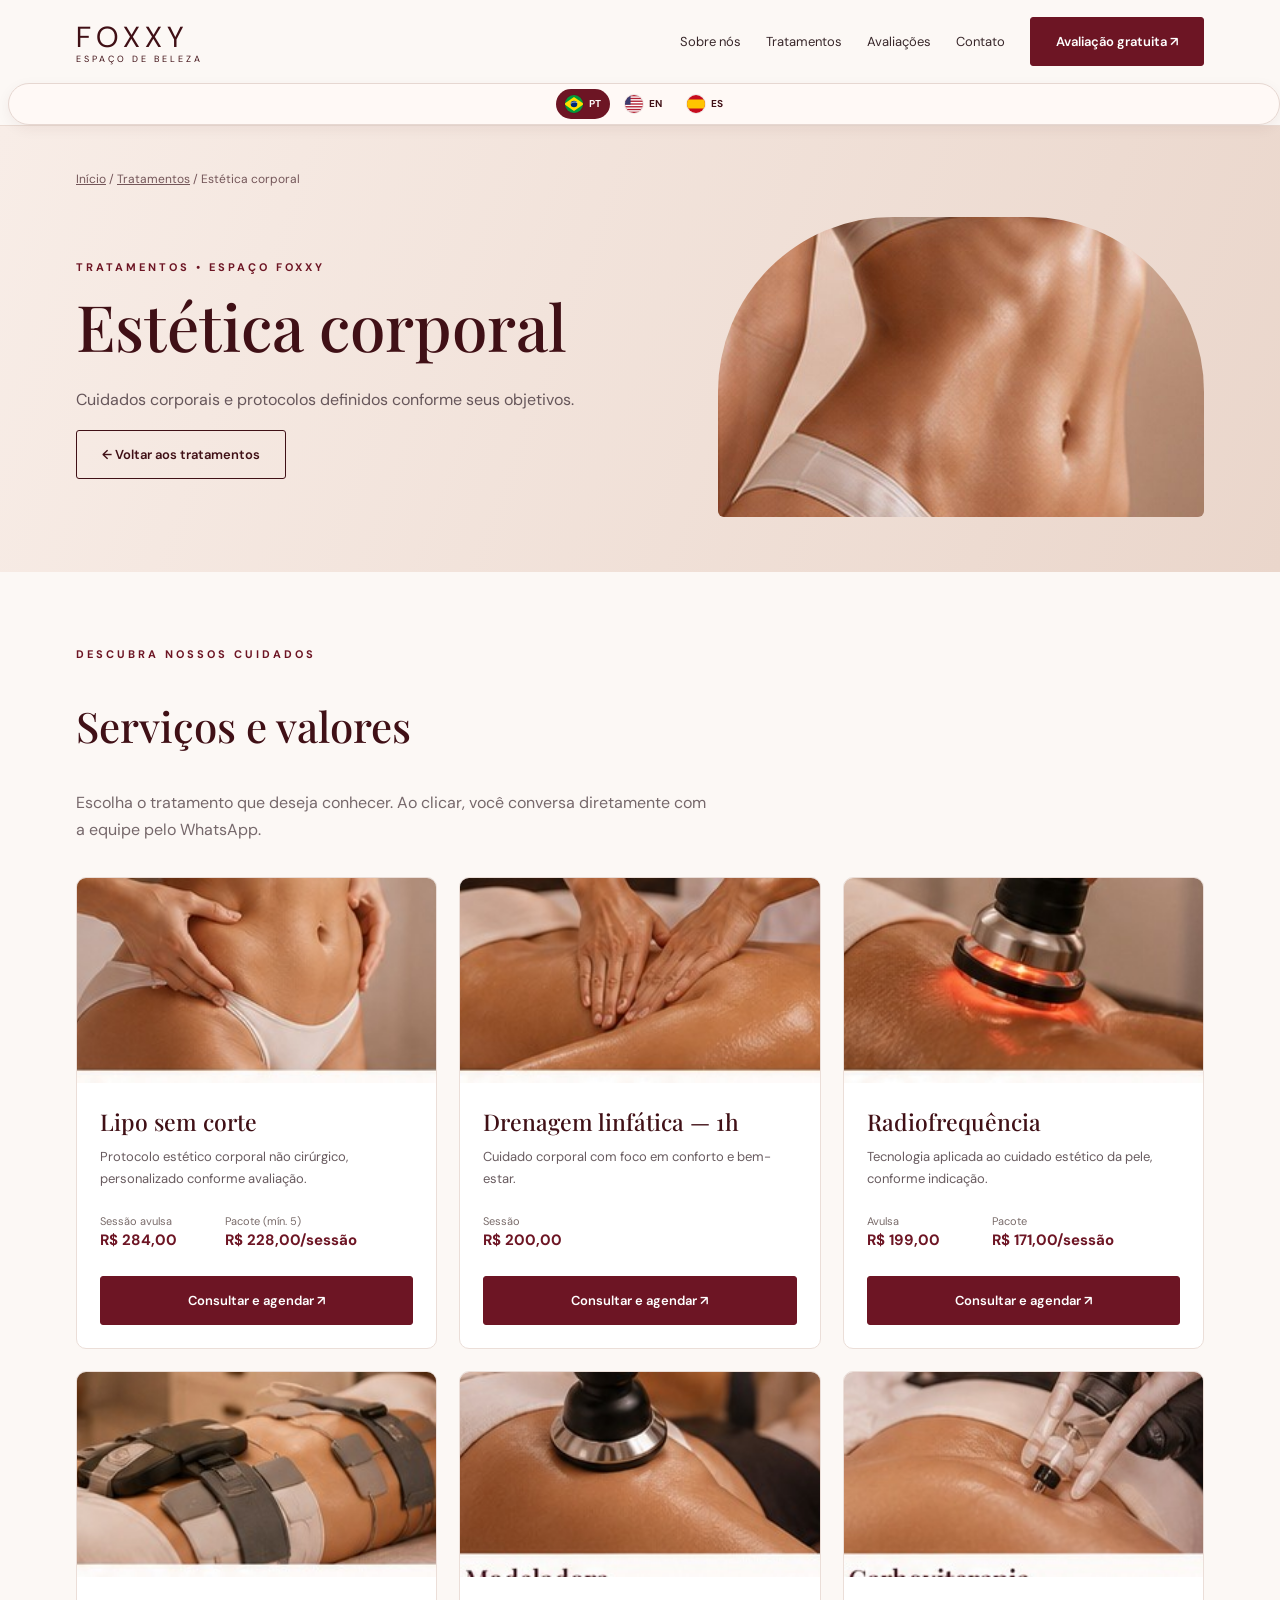
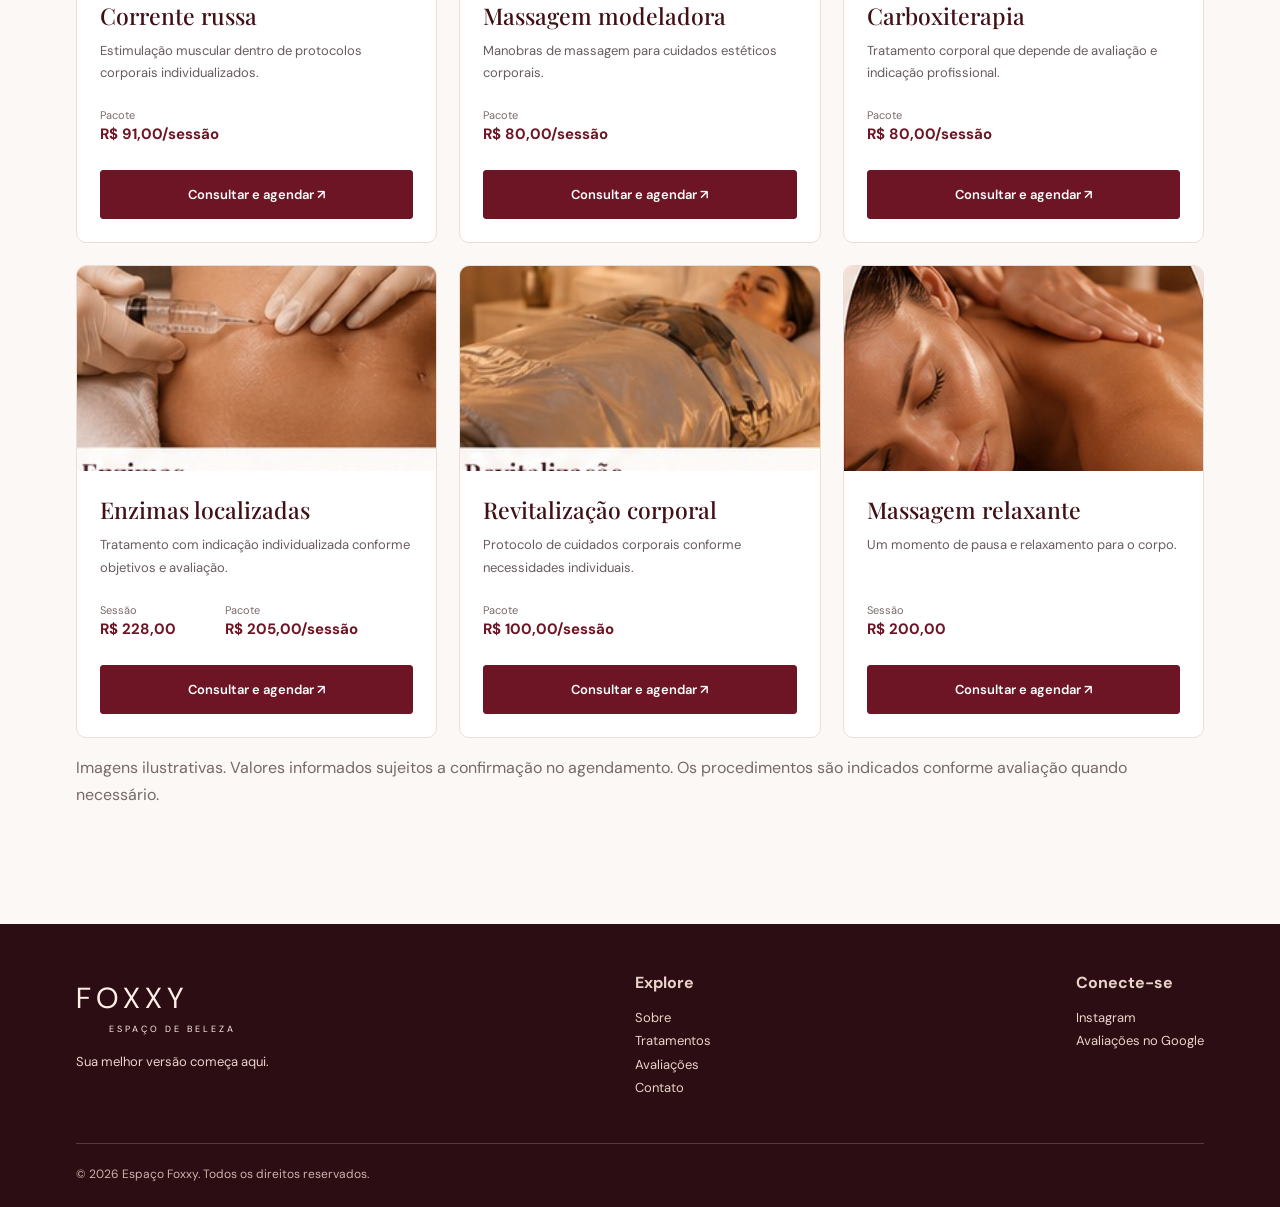
<file: estetica-corporal.html>
<!DOCTYPE html>

<html lang="pt-BR"><head><meta charset="utf-8"/><meta content="width=device-width,initial-scale=1" name="viewport"/><title>Estética corporal | Espaço Foxxy</title><meta content="Conheça os serviços de estética corporal do Espaço Foxxy em São Cristóvão, Rio de Janeiro, com valores e agendamento por WhatsApp." name="description"/><link href="https://fonts.googleapis.com" rel="preconnect"/><link crossorigin="" href="https://fonts.gstatic.com" rel="preconnect"/><link href="https://fonts.googleapis.com/css2?family=DM+Sans:wght@400;500;600;700&amp;family=Playfair+Display:wght@400;500;600&amp;display=swap" rel="stylesheet"/><link href="assets/css/estetica-corporal.css" rel="stylesheet"/><link href="assets/css/idiomas.css" rel="stylesheet"/><script defer="True" src="assets/js/idiomas.js"></script></head><body><header><div class="wrap nav"><a aria-label="Início Espaço Foxxy" class="logo" href="index.html">FOXXY<small>ESPAÇO DE BELEZA</small></a><button aria-expanded="false" aria-label="Abrir menu" class="menu-btn" id="menuBtn">☰</button><nav class="links" id="links"><a href="index.html#sobre">Sobre nós</a><a href="index.html#servicos">Tratamentos</a><a href="index.html#avaliacoes">Avaliações</a><a href="index.html#contato">Contato</a><a class="btn" href="https://wa.me/5521970087151?text=Oi%21%20Estou%20no%20site%20do%20Espa%C3%A7o%20Foxxy%20e%20gostaria%20de%20agendar%20uma%20avalia%C3%A7%C3%A3o%20gratuita%20com%20a%20Dra.%20Elizabete." rel="noopener noreferrer" target="_blank">Avaliação gratuita ↗</a></nav></div></header><main><section class="cat-hero"><div class="wrap"><div class="crumbs"><a href="index.html">Início</a> / <a href="index.html#servicos">Tratamentos</a> / Estética corporal</div><div class="cat-grid"><div><span class="eyebrow">Tratamentos • Espaço Foxxy</span><h1>Estética corporal</h1><p>Cuidados corporais e protocolos definidos conforme seus objetivos.</p><a class="btn outline" href="index.html#servicos">← Voltar aos tratamentos</a></div><img alt="Imagem ilustrativa de Estética corporal" class="cat-hero-image" src="assets/imagens/foxxy-512d03b46c46a2.jpg"/></div></div></section><section class="catalog-section"><div class="wrap"><div class="catalog-head"><span class="eyebrow">Descubra nossos cuidados</span><h2>Serviços e valores</h2><p>Escolha o tratamento que deseja conhecer. Ao clicar, você conversa diretamente com a equipe pelo WhatsApp.</p></div><div class="service-grid"><article class="service-card"><img alt="Imagem ilustrativa de Lipo sem corte" class="service-image" loading="lazy" src="assets/imagens/corporal/lipo-sem-corte.jpg"/><div class="service-body"><h3>Lipo sem corte</h3><p>Protocolo estético corporal não cirúrgico, personalizado conforme avaliação.</p><div class="service-prices"><div class="service-price-item"><span>Sessão avulsa</span><strong>R$ 284,00</strong></div><div class="service-price-item"><span>Pacote (mín. 5)</span><strong>R$ 228,00/sessão</strong></div></div><a class="btn" href="https://wa.me/5521970087151?text=Oi%21%20Estou%20no%20site%20do%20Espa%C3%A7o%20Foxxy%20e%20gostaria%20de%20informa%C3%A7%C3%B5es%20sobre%20Lipo%20sem%20corte." rel="noopener noreferrer" target="_blank">Consultar e agendar ↗</a></div></article><article class="service-card"><img alt="Imagem ilustrativa de Drenagem linfática — 1h" class="service-image" loading="lazy" src="assets/imagens/corporal/drenagem.jpg"/><div class="service-body"><h3>Drenagem linfática — 1h</h3><p>Cuidado corporal com foco em conforto e bem-estar.</p><div class="service-prices"><div class="service-price-item"><span>Sessão</span><strong>R$ 200,00</strong></div></div><a class="btn" href="https://wa.me/5521970087151?text=Oi%21%20Estou%20no%20site%20do%20Espa%C3%A7o%20Foxxy%20e%20gostaria%20de%20informa%C3%A7%C3%B5es%20sobre%20Drenagem%20linf%C3%A1tica%20%E2%80%94%201h." rel="noopener noreferrer" target="_blank">Consultar e agendar ↗</a></div></article><article class="service-card"><img alt="Imagem ilustrativa de Radiofrequência" class="service-image" loading="lazy" src="assets/imagens/corporal/radiofrequencia.jpg"/><div class="service-body"><h3>Radiofrequência</h3><p>Tecnologia aplicada ao cuidado estético da pele, conforme indicação.</p><div class="service-prices"><div class="service-price-item"><span>Avulsa</span><strong>R$ 199,00</strong></div><div class="service-price-item"><span>Pacote</span><strong>R$ 171,00/sessão</strong></div></div><a class="btn" href="https://wa.me/5521970087151?text=Oi%21%20Estou%20no%20site%20do%20Espa%C3%A7o%20Foxxy%20e%20gostaria%20de%20informa%C3%A7%C3%B5es%20sobre%20Radiofrequ%C3%AAncia." rel="noopener noreferrer" target="_blank">Consultar e agendar ↗</a></div></article><article class="service-card"><img alt="Imagem ilustrativa de Corrente russa" class="service-image" loading="lazy" src="assets/imagens/corporal/corrente-russa.jpg"/><div class="service-body"><h3>Corrente russa</h3><p>Estimulação muscular dentro de protocolos corporais individualizados.</p><div class="service-prices"><div class="service-price-item"><span>Pacote</span><strong>R$ 91,00/sessão</strong></div></div><a class="btn" href="https://wa.me/5521970087151?text=Oi%21%20Estou%20no%20site%20do%20Espa%C3%A7o%20Foxxy%20e%20gostaria%20de%20informa%C3%A7%C3%B5es%20sobre%20Corrente%20russa." rel="noopener noreferrer" target="_blank">Consultar e agendar ↗</a></div></article><article class="service-card"><img alt="Imagem ilustrativa de Massagem modeladora" class="service-image" loading="lazy" src="assets/imagens/corporal/modeladora.jpg"/><div class="service-body"><h3>Massagem modeladora</h3><p>Manobras de massagem para cuidados estéticos corporais.</p><div class="service-prices"><div class="service-price-item"><span>Pacote</span><strong>R$ 80,00/sessão</strong></div></div><a class="btn" href="https://wa.me/5521970087151?text=Oi%21%20Estou%20no%20site%20do%20Espa%C3%A7o%20Foxxy%20e%20gostaria%20de%20informa%C3%A7%C3%B5es%20sobre%20Massagem%20modeladora." rel="noopener noreferrer" target="_blank">Consultar e agendar ↗</a></div></article><article class="service-card"><img alt="Imagem ilustrativa de Carboxiterapia" class="service-image" loading="lazy" src="assets/imagens/corporal/carboxiterapia.jpg"/><div class="service-body"><h3>Carboxiterapia</h3><p>Tratamento corporal que depende de avaliação e indicação profissional.</p><div class="service-prices"><div class="service-price-item"><span>Pacote</span><strong>R$ 80,00/sessão</strong></div></div><a class="btn" href="https://wa.me/5521970087151?text=Oi%21%20Estou%20no%20site%20do%20Espa%C3%A7o%20Foxxy%20e%20gostaria%20de%20informa%C3%A7%C3%B5es%20sobre%20Carboxiterapia." rel="noopener noreferrer" target="_blank">Consultar e agendar ↗</a></div></article><article class="service-card"><img alt="Imagem ilustrativa de Enzimas localizadas" class="service-image" loading="lazy" src="assets/imagens/corporal/enzimas.jpg"/><div class="service-body"><h3>Enzimas localizadas</h3><p>Tratamento com indicação individualizada conforme objetivos e avaliação.</p><div class="service-prices"><div class="service-price-item"><span>Sessão</span><strong>R$ 228,00</strong></div><div class="service-price-item"><span>Pacote</span><strong>R$ 205,00/sessão</strong></div></div><a class="btn" href="https://wa.me/5521970087151?text=Oi%21%20Estou%20no%20site%20do%20Espa%C3%A7o%20Foxxy%20e%20gostaria%20de%20informa%C3%A7%C3%B5es%20sobre%20Enzimas%20localizadas." rel="noopener noreferrer" target="_blank">Consultar e agendar ↗</a></div></article><article class="service-card"><img alt="Imagem ilustrativa de Revitalização corporal" class="service-image" loading="lazy" src="assets/imagens/corporal/revitalizacao.jpg"/><div class="service-body"><h3>Revitalização corporal</h3><p>Protocolo de cuidados corporais conforme necessidades individuais.</p><div class="service-prices"><div class="service-price-item"><span>Pacote</span><strong>R$ 100,00/sessão</strong></div></div><a class="btn" href="https://wa.me/5521970087151?text=Oi%21%20Estou%20no%20site%20do%20Espa%C3%A7o%20Foxxy%20e%20gostaria%20de%20informa%C3%A7%C3%B5es%20sobre%20Revitaliza%C3%A7%C3%A3o%20corporal." rel="noopener noreferrer" target="_blank">Consultar e agendar ↗</a></div></article><article class="service-card"><img alt="Imagem ilustrativa de Massagem relaxante" class="service-image" loading="lazy" src="assets/imagens/corporal/massagem-relaxante.jpg"/><div class="service-body"><h3>Massagem relaxante</h3><p>Um momento de pausa e relaxamento para o corpo.</p><div class="service-prices"><div class="service-price-item"><span>Sessão</span><strong>R$ 200,00</strong></div></div><a class="btn" href="https://wa.me/5521970087151?text=Oi%21%20Estou%20no%20site%20do%20Espa%C3%A7o%20Foxxy%20e%20gostaria%20de%20informa%C3%A7%C3%B5es%20sobre%20Massagem%20relaxante." rel="noopener noreferrer" target="_blank">Consultar e agendar ↗</a></div></article></div><p class="help-note">Imagens ilustrativas. Valores informados sujeitos a confirmação no agendamento. Os procedimentos são indicados conforme avaliação quando necessário.</p></div></section></main><footer><div class="wrap"><div class="footer-grid"><div><a class="logo" href="index.html">FOXXY<small>ESPAÇO DE BELEZA</small></a><p>Sua melhor versão começa aqui.</p></div><div><strong>Explore</strong><p><a href="index.html#sobre">Sobre</a><br/><a href="index.html#servicos">Tratamentos</a><br/><a href="index.html#avaliacoes">Avaliações</a><br/><a href="index.html#contato">Contato</a></p></div><div><strong>Conecte-se</strong><p><a href="https://www.instagram.com/espacofoxxy/" rel="noopener noreferrer" target="_blank">Instagram</a><br/><a href="https://share.google/9IS6VI40dPkm4o0lN" rel="noopener noreferrer" target="_blank">Avaliações no Google</a></p></div></div><div class="copyright">© <span id="year"></span> Espaço Foxxy. Todos os direitos reservados.</div></div></footer><script defer="" src="assets/js/estetica-corporal-1.js"></script></body></html>
</file>
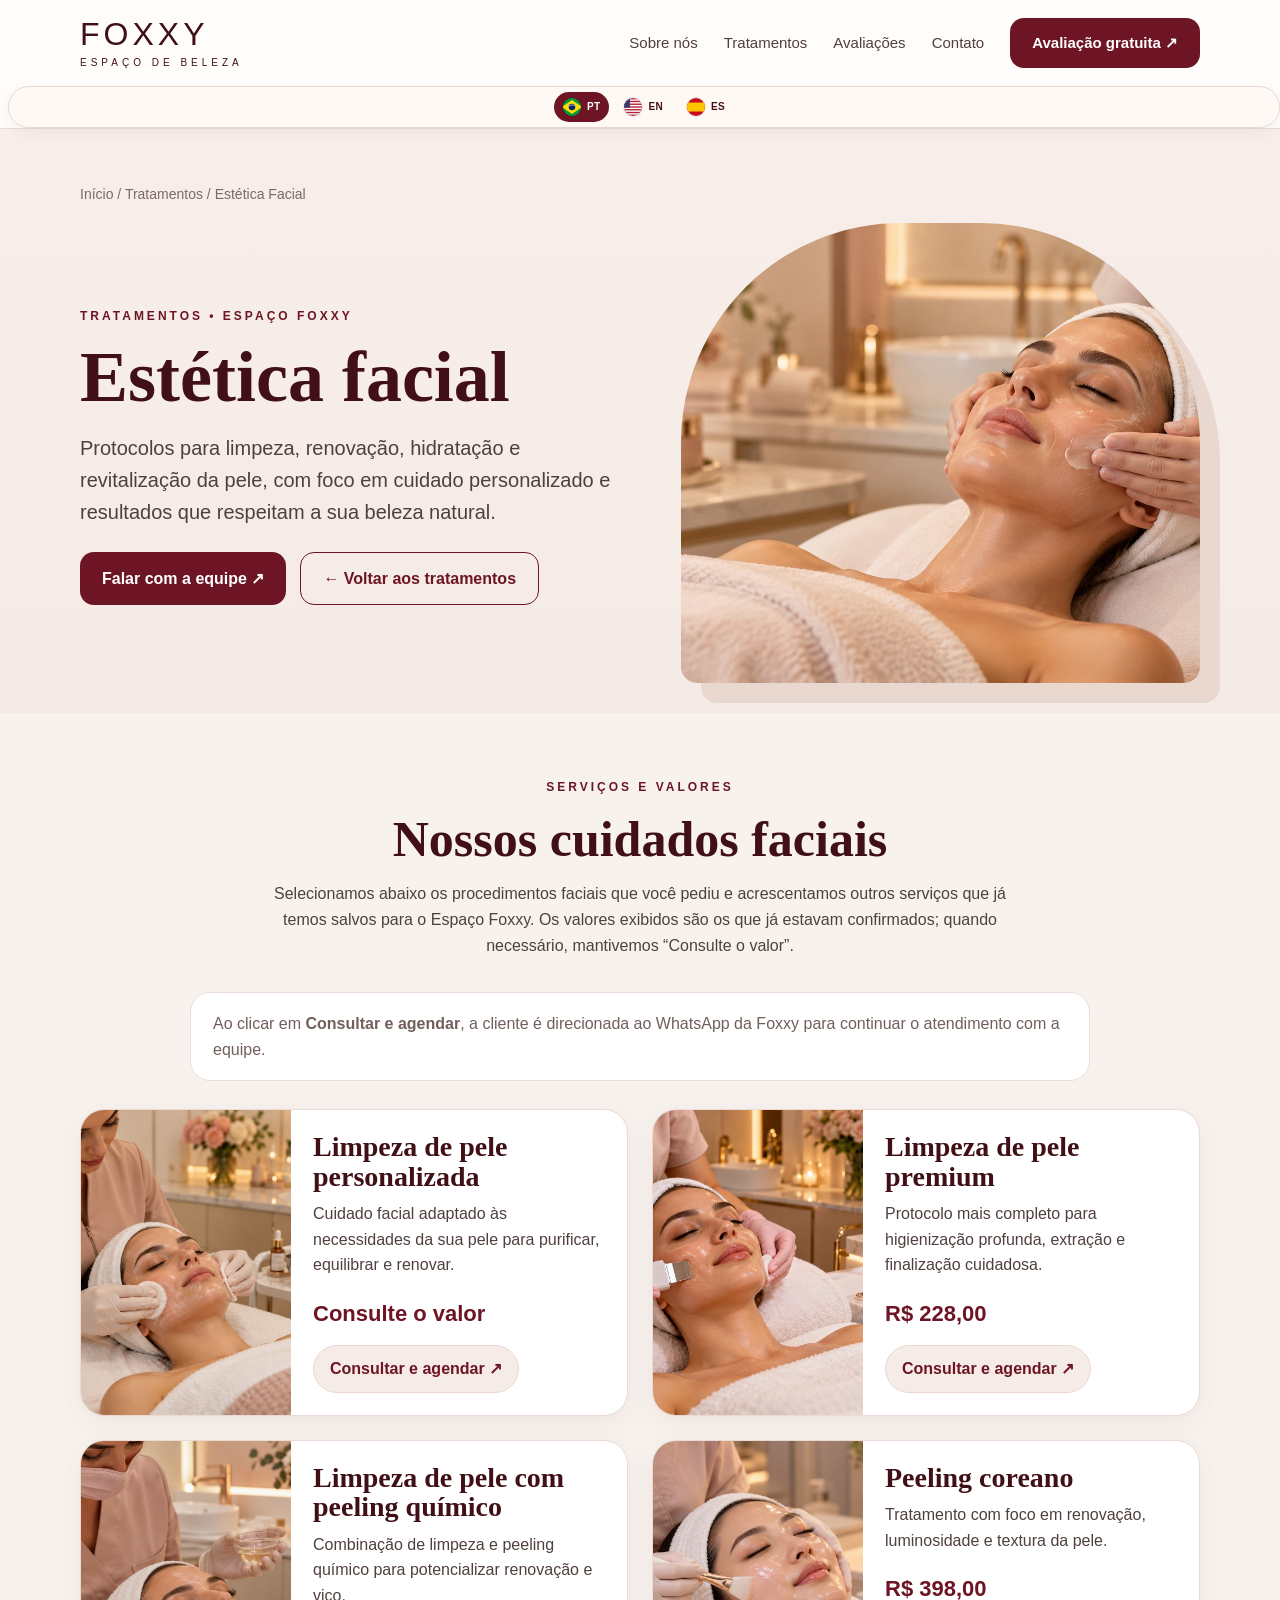
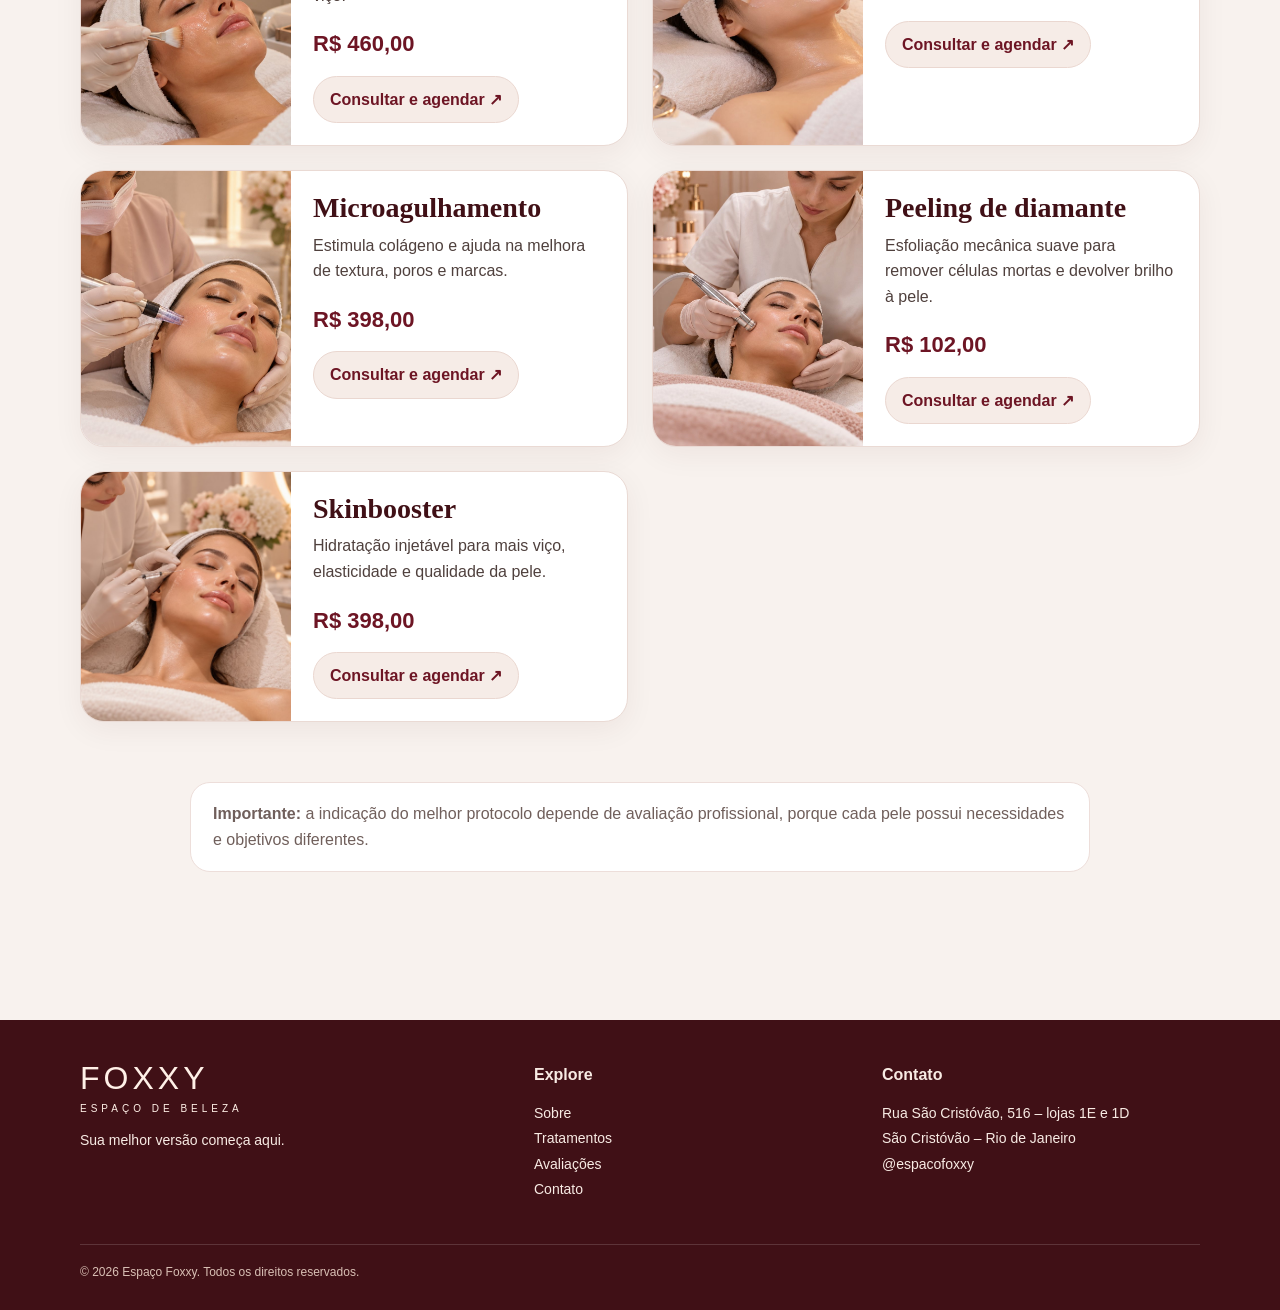
<file: estetica-facial.html>
<!DOCTYPE html>

<html lang="pt-BR"><head><meta charset="utf-8"/><meta content="width=device-width, initial-scale=1.0" name="viewport"/><title>Estética Facial | Espaço Foxxy</title>
<link href="assets/css/estetica-facial.css" rel="stylesheet"/><link href="assets/css/idiomas.css" rel="stylesheet"/><script defer="True" src="assets/js/idiomas.js"></script></head>
<body>
<header><div class="wrap nav"><a class="logo" href="index.html">FOXXY<small>ESPAÇO DE BELEZA</small></a><nav class="links"><a href="index.html#sobre">Sobre nós</a><a href="index.html#servicos">Tratamentos</a><a href="index.html#avaliacoes">Avaliações</a><a href="index.html#contato">Contato</a><a class="btn" href="https://wa.me/5521970087151?text=Oi%21%20Estou%20no%20site%20do%20Espa%C3%A7o%20Foxxy%20e%20gostaria%20de%20agendar%20uma%20avalia%C3%A7%C3%A3o%20gratuita%20com%20a%20Dra.%20Elizabete." rel="noopener noreferrer" target="_blank">Avaliação gratuita ↗</a></nav></div></header>
<main>
<section class="hero"><div class="wrap"><div class="crumbs"><a href="index.html">Início</a> / <a href="index.html#servicos">Tratamentos</a> / Estética Facial</div><div class="hero-grid"><div><span class="eyebrow">Tratamentos • Espaço Foxxy</span><h1>Estética facial</h1><p class="lead">Protocolos para limpeza, renovação, hidratação e revitalização da pele, com foco em cuidado personalizado e resultados que respeitam a sua beleza natural.</p><div class="hero-actions"><a class="btn" href="https://wa.me/5521970087151?text=Oi%21%20Estou%20no%20site%20do%20Espa%C3%A7o%20Foxxy%20e%20quero%20mais%20informa%C3%A7%C3%B5es%20sobre%20est%C3%A9tica%20facial." rel="noopener noreferrer" target="_blank">Falar com a equipe ↗</a><a class="btn outline" href="index.html#servicos">← Voltar aos tratamentos</a></div></div><img alt="Imagem ilustrativa de estética facial" class="hero-image" src="assets/imagens/foxxy-c11e7d366a6ce2.jpg"/></div></div></section>
<section class="section"><div class="wrap"><div class="section-head"><span class="eyebrow">Serviços e valores</span><h2>Nossos cuidados faciais</h2><p>Selecionamos abaixo os procedimentos faciais que você pediu e acrescentamos outros serviços que já temos salvos para o Espaço Foxxy. Os valores exibidos são os que já estavam confirmados; quando necessário, mantivemos “Consulte o valor”.</p></div><div class="notice">Ao clicar em <strong>Consultar e agendar</strong>, a cliente é direcionada ao WhatsApp da Foxxy para continuar o atendimento com a equipe.</div><div class="grid"><article class="service-card">
<img alt="Imagem ilustrativa de Limpeza de pele personalizada" src="assets/imagens/foxxy-7303f49939eba7.jpg"/>
<div class="service-content">
<h3>Limpeza de pele personalizada</h3>
<p>Cuidado facial adaptado às necessidades da sua pele para purificar, equilibrar e renovar.</p>
<div class="service-meta"><strong>Consulte o valor</strong><a class="mini-btn" href="https://wa.me/5521970087151?text=Oi%21%20Estou%20no%20site%20do%20Espa%C3%A7o%20Foxxy%20e%20quero%20mais%20informa%C3%A7%C3%B5es%20sobre%20Limpeza%20de%20pele%20personalizada." rel="noopener noreferrer" target="_blank">Consultar e agendar ↗</a></div>
</div>
</article>
<article class="service-card">
<img alt="Imagem ilustrativa de Limpeza de pele premium" src="assets/imagens/foxxy-39b2184e441029.jpg"/>
<div class="service-content">
<h3>Limpeza de pele premium</h3>
<p>Protocolo mais completo para higienização profunda, extração e finalização cuidadosa.</p>
<div class="service-meta"><strong>R$ 228,00</strong><a class="mini-btn" href="https://wa.me/5521970087151?text=Oi%21%20Estou%20no%20site%20do%20Espa%C3%A7o%20Foxxy%20e%20quero%20mais%20informa%C3%A7%C3%B5es%20sobre%20Limpeza%20de%20pele%20premium." rel="noopener noreferrer" target="_blank">Consultar e agendar ↗</a></div>
</div>
</article>
<article class="service-card">
<img alt="Imagem ilustrativa de Limpeza de pele com peeling químico" src="assets/imagens/foxxy-f46704e01a3244.jpg"/>
<div class="service-content">
<h3>Limpeza de pele com peeling químico</h3>
<p>Combinação de limpeza e peeling químico para potencializar renovação e viço.</p>
<div class="service-meta"><strong>R$ 460,00</strong><a class="mini-btn" href="https://wa.me/5521970087151?text=Oi%21%20Estou%20no%20site%20do%20Espa%C3%A7o%20Foxxy%20e%20quero%20mais%20informa%C3%A7%C3%B5es%20sobre%20Limpeza%20de%20pele%20com%20peeling%20qu%C3%ADmico." rel="noopener noreferrer" target="_blank">Consultar e agendar ↗</a></div>
</div>
</article>
<article class="service-card">
<img alt="Imagem ilustrativa de Peeling coreano" src="assets/imagens/foxxy-92c22fad52a9b4.jpg"/>
<div class="service-content">
<h3>Peeling coreano</h3>
<p>Tratamento com foco em renovação, luminosidade e textura da pele.</p>
<div class="service-meta"><strong>R$ 398,00</strong><a class="mini-btn" href="https://wa.me/5521970087151?text=Oi%21%20Estou%20no%20site%20do%20Espa%C3%A7o%20Foxxy%20e%20quero%20mais%20informa%C3%A7%C3%B5es%20sobre%20Peeling%20coreano." rel="noopener noreferrer" target="_blank">Consultar e agendar ↗</a></div>
</div>
</article>
<article class="service-card">
<img alt="Imagem ilustrativa de Microagulhamento" src="assets/imagens/foxxy-d8fdb992f29731.jpg"/>
<div class="service-content">
<h3>Microagulhamento</h3>
<p>Estimula colágeno e ajuda na melhora de textura, poros e marcas.</p>
<div class="service-meta"><strong>R$ 398,00</strong><a class="mini-btn" href="https://wa.me/5521970087151?text=Oi%21%20Estou%20no%20site%20do%20Espa%C3%A7o%20Foxxy%20e%20quero%20mais%20informa%C3%A7%C3%B5es%20sobre%20Microagulhamento." rel="noopener noreferrer" target="_blank">Consultar e agendar ↗</a></div>
</div>
</article>
<article class="service-card">
<img alt="Imagem ilustrativa de Peeling de diamante" src="assets/imagens/foxxy-35a3df4c5fde83.jpg"/>
<div class="service-content">
<h3>Peeling de diamante</h3>
<p>Esfoliação mecânica suave para remover células mortas e devolver brilho à pele.</p>
<div class="service-meta"><strong>R$ 102,00</strong><a class="mini-btn" href="https://wa.me/5521970087151?text=Oi%21%20Estou%20no%20site%20do%20Espa%C3%A7o%20Foxxy%20e%20quero%20mais%20informa%C3%A7%C3%B5es%20sobre%20Peeling%20de%20diamante." rel="noopener noreferrer" target="_blank">Consultar e agendar ↗</a></div>
</div>
</article>
<article class="service-card">
<img alt="Imagem ilustrativa de Skinbooster" src="assets/imagens/foxxy-c571d5c5cd90fe.jpg"/>
<div class="service-content">
<h3>Skinbooster</h3>
<p>Hidratação injetável para mais viço, elasticidade e qualidade da pele.</p>
<div class="service-meta"><strong>R$ 398,00</strong><a class="mini-btn" href="https://wa.me/5521970087151?text=Oi%21%20Estou%20no%20site%20do%20Espa%C3%A7o%20Foxxy%20e%20quero%20mais%20informa%C3%A7%C3%B5es%20sobre%20Skinbooster." rel="noopener noreferrer" target="_blank">Consultar e agendar ↗</a></div>
</div>
</article>
</div></div></section>
<section class="section" style="padding-top:0"><div class="wrap"><div class="notice"><strong>Importante:</strong> a indicação do melhor protocolo depende de avaliação profissional, porque cada pele possui necessidades e objetivos diferentes.</div></div></section>
</main>
<footer><div class="wrap"><div class="footer-grid"><div><a class="logo" href="index.html">FOXXY<small>ESPAÇO DE BELEZA</small></a><p>Sua melhor versão começa aqui.</p></div><div><strong>Explore</strong><p><a href="index.html#sobre">Sobre</a><br/><a href="index.html#servicos">Tratamentos</a><br/><a href="index.html#avaliacoes">Avaliações</a><br/><a href="index.html#contato">Contato</a></p></div><div><strong>Contato</strong><p>Rua São Cristóvão, 516 – lojas 1E e 1D<br/>São Cristóvão – Rio de Janeiro<br/><a href="https://www.instagram.com/espacofoxxy/" rel="noopener noreferrer" target="_blank">@espacofoxxy</a></p></div></div><div class="copyright">© <span id="year"></span> Espaço Foxxy. Todos os direitos reservados.</div></div></footer>
<script defer="" src="assets/js/estetica-facial-1.js"></script>
</body></html>
</file>
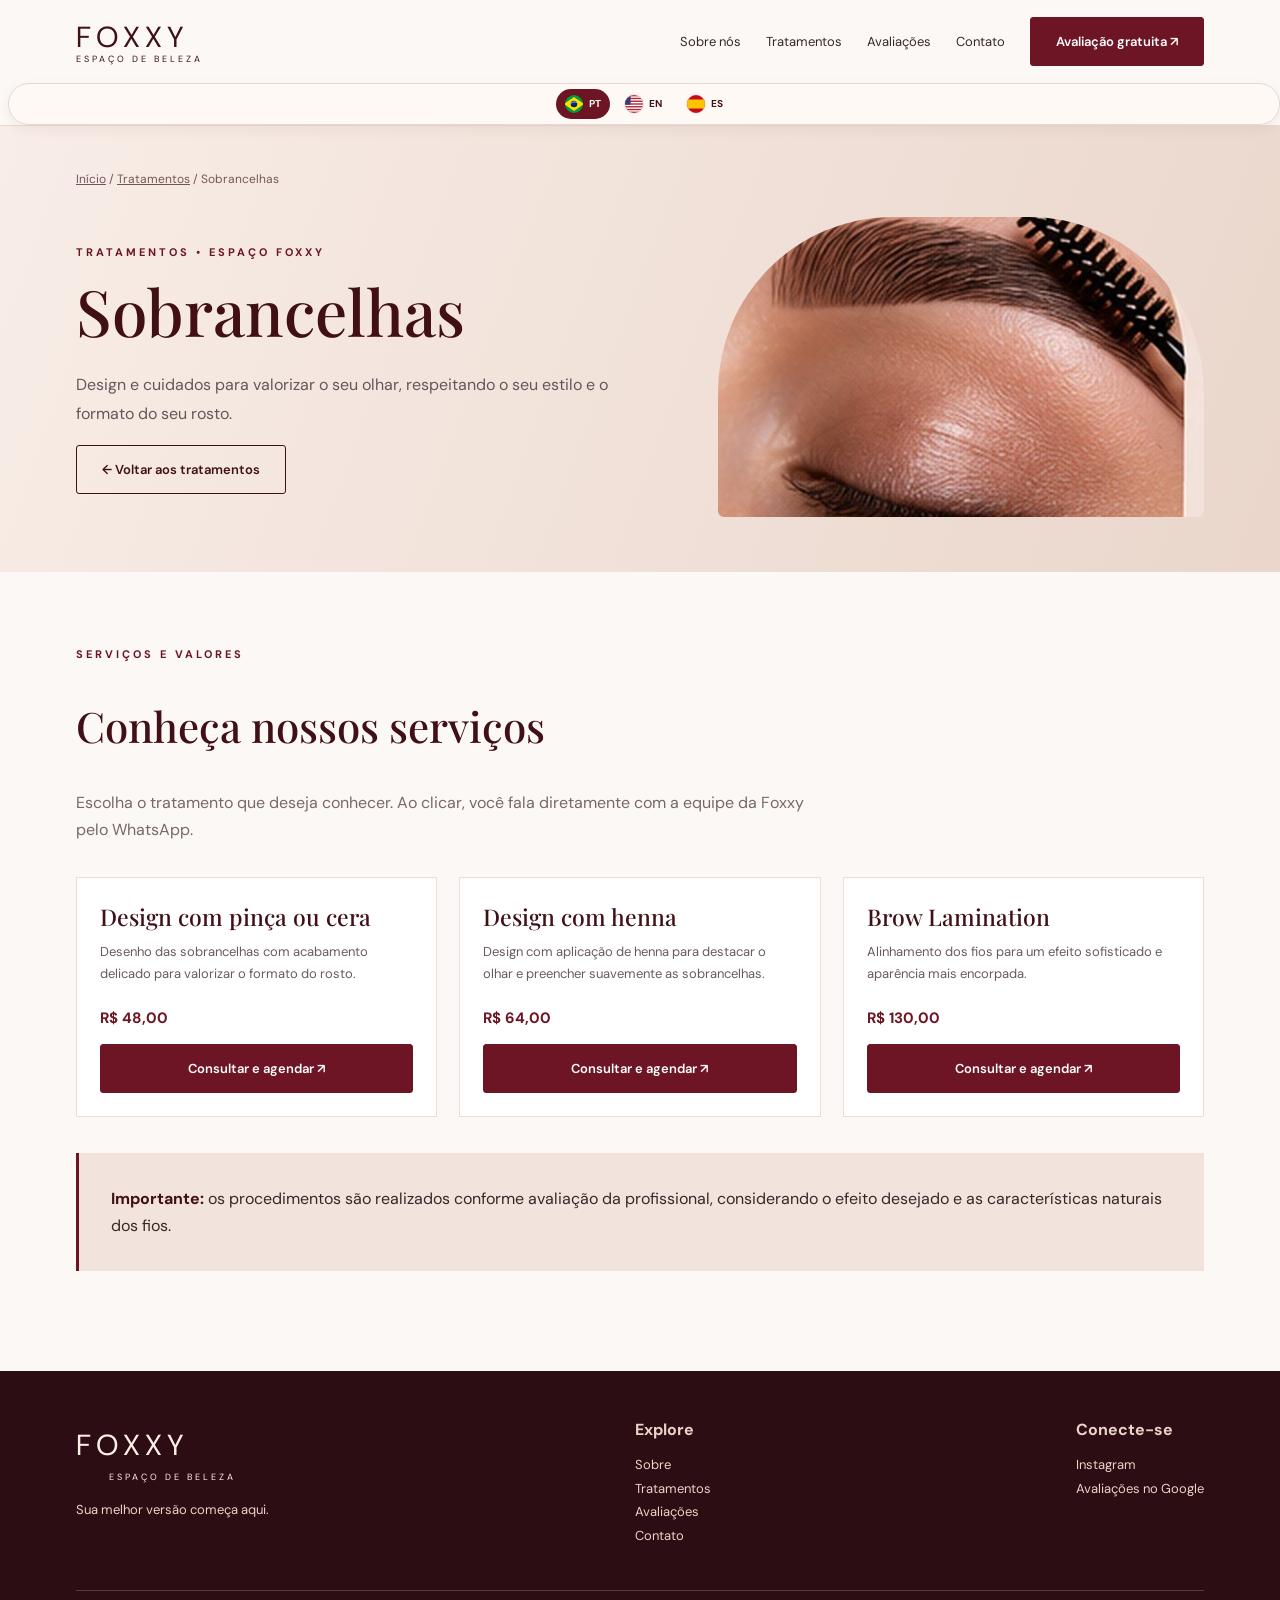
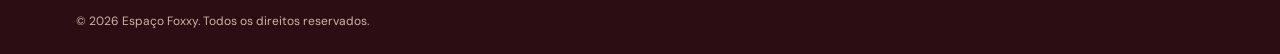
<file: sobrancelhas.html>
<!DOCTYPE html>

<html lang="pt-BR"><head><meta charset="utf-8"/><meta content="width=device-width,initial-scale=1" name="viewport"/><title>Sobrancelhas | Espaço Foxxy</title><meta content="Conheça os serviços de sobrancelhas do Espaço Foxxy em São Cristóvão, Rio de Janeiro, com valores e agendamento por WhatsApp." name="description"/><link href="https://fonts.googleapis.com" rel="preconnect"/><link crossorigin="" href="https://fonts.gstatic.com" rel="preconnect"/><link href="https://fonts.googleapis.com/css2?family=DM+Sans:wght@400;500;600;700&amp;family=Playfair+Display:wght@400;500;600&amp;display=swap" rel="stylesheet"/><link href="assets/css/sobrancelhas.css" rel="stylesheet"/><link href="assets/css/idiomas.css" rel="stylesheet"/><script defer="True" src="assets/js/idiomas.js"></script></head><body><header><div class="wrap nav"><a aria-label="Início Espaço Foxxy" class="logo" href="index.html">FOXXY<small>ESPAÇO DE BELEZA</small></a><button aria-expanded="false" aria-label="Abrir menu" class="menu-btn" id="menuBtn">☰</button><nav class="links" id="links"><a href="index.html#sobre">Sobre nós</a><a href="index.html#servicos">Tratamentos</a><a href="index.html#avaliacoes">Avaliações</a><a href="index.html#contato">Contato</a><a class="btn" href="https://wa.me/5521970087151?text=Oi%21%20Estou%20no%20site%20do%20Espa%C3%A7o%20Foxxy%20e%20gostaria%20de%20agendar%20uma%20avalia%C3%A7%C3%A3o%20gratuita%20com%20a%20Dra.%20Elizabete." rel="noopener noreferrer" target="_blank">Avaliação gratuita ↗</a></nav></div></header><main><section class="cat-hero"><div class="wrap"><div class="crumbs"><a href="index.html">Início</a> / <a href="index.html#servicos">Tratamentos</a> / Sobrancelhas</div><div class="cat-grid"><div><span class="eyebrow">Tratamentos • Espaço Foxxy</span><h1>Sobrancelhas</h1><p>Design e cuidados para valorizar o seu olhar, respeitando o seu estilo e o formato do seu rosto.</p><a class="btn outline" href="index.html#servicos">← Voltar aos tratamentos</a></div><img alt="Imagem ilustrativa de Sobrancelhas" class="cat-hero-image" src="assets/imagens/foxxy-81bc5369f1e2ad.jpg"/></div></div></section><section class="catalog-section"><div class="wrap"><div class="catalog-head"><span class="eyebrow">Serviços e valores</span><h2>Conheça nossos serviços</h2><p>Escolha o tratamento que deseja conhecer. Ao clicar, você fala diretamente com a equipe da Foxxy pelo WhatsApp.</p></div><div class="service-grid"><article class="service-card"><div class="service-body"><h3>Design com pinça ou cera</h3><p>Desenho das sobrancelhas com acabamento delicado para valorizar o formato do rosto.</p><div class="price">R$ 48,00</div><a class="btn" href="https://api.whatsapp.com/send/?phone=5521970087151&amp;text=Ol%C3%A1%21%20Estou%20no%20site%20do%20Espa%C3%A7o%20Foxxy%20e%20gostaria%20de%20informa%C3%A7%C3%B5es%20sobre%20Design%20com%20pin%C3%A7a%20ou%20cera." rel="noopener noreferrer" target="_blank">Consultar e agendar ↗</a></div></article><article class="service-card"><div class="service-body"><h3>Design com henna</h3><p>Design com aplicação de henna para destacar o olhar e preencher suavemente as sobrancelhas.</p><div class="price">R$ 64,00</div><a class="btn" href="https://api.whatsapp.com/send/?phone=5521970087151&amp;text=Ol%C3%A1%21%20Estou%20no%20site%20do%20Espa%C3%A7o%20Foxxy%20e%20gostaria%20de%20informa%C3%A7%C3%B5es%20sobre%20Design%20com%20henna." rel="noopener noreferrer" target="_blank">Consultar e agendar ↗</a></div></article><article class="service-card"><div class="service-body"><h3>Brow Lamination</h3><p>Alinhamento dos fios para um efeito sofisticado e aparência mais encorpada.</p><div class="price">R$ 130,00</div><a class="btn" href="https://api.whatsapp.com/send/?phone=5521970087151&amp;text=Ol%C3%A1%21%20Estou%20no%20site%20do%20Espa%C3%A7o%20Foxxy%20e%20gostaria%20de%20informa%C3%A7%C3%B5es%20sobre%20Brow%20Lamination." rel="noopener noreferrer" target="_blank">Consultar e agendar ↗</a></div></article></div><div class="highlight"><strong>Importante:</strong> os procedimentos são realizados conforme avaliação da profissional, considerando o efeito desejado e as características naturais dos fios.</div></div></section></main><footer><div class="wrap"><div class="footer-grid"><div><a class="logo" href="index.html">FOXXY<small>ESPAÇO DE BELEZA</small></a><p>Sua melhor versão começa aqui.</p></div><div><strong>Explore</strong><p><a href="index.html#sobre">Sobre</a><br/><a href="index.html#servicos">Tratamentos</a><br/><a href="index.html#avaliacoes">Avaliações</a><br/><a href="index.html#contato">Contato</a></p></div><div><strong>Conecte-se</strong><p><a href="https://www.instagram.com/espacofoxxy/" rel="noopener noreferrer" target="_blank">Instagram</a><br/><a href="https://share.google/9IS6VI40dPkm4o0lN" rel="noopener noreferrer" target="_blank">Avaliações no Google</a></p></div></div><div class="copyright">© <span id="year"></span> Espaço Foxxy. Todos os direitos reservados.</div></div></footer><script defer="" src="assets/js/sobrancelhas-1.js"></script></body></html>
</file>
<file: assets/css/index.css>
:root{--wine:#401016;--rose:#D8BDAF;--berry:#6D1524;--cream:#EBDCCB;--paper:#fcf8f5;--ink:#38272a}*{box-sizing:border-box}html{scroll-behavior:smooth}body{margin:0;font-family:'DM Sans',sans-serif;color:var(--ink);background:var(--paper)}a{text-decoration:none;color:inherit}button,input,textarea{font:inherit}.wrap{max-width:1180px;margin:auto;padding:0 26px}header{position:sticky;top:0;z-index:10;background:#fcf8f5f2;backdrop-filter:blur(15px);border-bottom:1px solid #eadbd3}.nav{min-height:83px;display:flex;align-items:center;justify-content:space-between;gap:24px}.logo{font-size:29px;letter-spacing:5px;font-weight:400;color:var(--wine);white-space:nowrap}.logo small{display:block;letter-spacing:3px;font-size:9px;text-align:center;margin-top:-3px}.links{display:flex;align-items:center;gap:27px;font-size:13px}.links a:hover{color:var(--berry)}.btn{display:inline-block;background:var(--berry);color:white;padding:15px 25px;border:1px solid var(--berry);border-radius:3px;font-weight:600;font-size:13px;cursor:pointer;transition:.2s}.btn:hover{background:var(--wine);transform:translateY(-2px)}.btn.outline{background:transparent;color:var(--wine);border-color:var(--wine)}.menu-btn{display:none;border:0;background:none;font-size:27px;color:var(--wine);cursor:pointer}.hero{background:linear-gradient(110deg,#f8ede7 0%,#ead6cb 100%);overflow:hidden}.hero-grid{display:grid;grid-template-columns:1.1fr .9fr;align-items:center;min-height:600px;gap:40px}.eyebrow{text-transform:uppercase;letter-spacing:3px;font-size:11px;font-weight:700;color:var(--berry)}h1,h2,h3{font-family:'Playfair Display',serif;font-weight:500}h1{font-size:clamp(43px,5.2vw,75px);line-height:1.12;margin:20px 0;color:var(--wine)}h2{font-size:clamp(34px,4vw,49px);line-height:1.2;color:var(--wine);margin:14px 0 18px}.hero p,.intro p{line-height:1.85;max-width:550px;color:#66565a}.hero-actions{display:flex;flex-wrap:wrap;gap:13px;margin-top:30px}.hero-art{height:470px;border-radius:210px 210px 10px 10px;overflow:hidden;position:relative;background:#c4aa9f;border:1px solid rgba(255,255,255,.28)}.hero-art img{display:block;width:100%;height:100%;object-fit:cover;object-position:center 18%}.section{padding:100px 0}.section-head{text-align:center;max-width:690px;margin:0 auto 42px}.section-head p{line-height:1.7;color:#716368}.intro-grid{display:grid;grid-template-columns:1fr 1fr;gap:75px;align-items:center}.intro-panel{background:transparent;padding:0;min-height:360px;display:block;border-radius:190px 190px 4px 4px;overflow:hidden}.intro-panel img{display:block;width:100%;height:100%;min-height:360px;object-fit:cover;object-position:center}.services{background:#f4e9e2}.cards{display:grid;grid-template-columns:repeat(3,1fr);gap:22px}.card{background:#fffaf7;padding:35px 29px;border:1px solid #ead9d1;min-height:255px;transition:.2s}.card:hover{transform:translateY(-5px);box-shadow:0 14px 32px #40101612}.card .number{font-size:13px;letter-spacing:2px;color:var(--berry)}.card h3{font-size:26px;margin:28px 0 12px;color:var(--wine)}.card p{font-size:14px;line-height:1.8;color:#6d6061}.card a{font-size:13px;font-weight:700;color:var(--berry)}.reviews{background:var(--wine);color:white}.reviews h2,.reviews .eyebrow{color:#f4ddd1}.reviews .section-head p{color:#e1c8c0}.review-card{background:#fff9f5;color:var(--ink);padding:35px;min-height:210px}.stars{color:#b57b32;letter-spacing:4px;font-size:20px}.review-card p{line-height:1.7}.review-note{text-align:center;color:#e6ccc3;font-size:13px;margin-top:24px}.contact-grid{display:grid;grid-template-columns:1fr 1fr;gap:75px}.contact-details p{line-height:1.9}.contact-details a{text-decoration:underline;text-underline-offset:3px}form{background:#f4e9e2;padding:35px;display:grid;gap:14px}label{font-size:13px;font-weight:600}input,textarea{width:100%;border:1px solid #d8bdb0;background:white;padding:13px;outline-color:var(--berry);border-radius:2px}textarea{min-height:110px;resize:vertical}footer{background:#2c0d13;color:#e9d4c9;padding:48px 0 25px}.footer-grid{display:flex;justify-content:space-between;gap:30px;flex-wrap:wrap}footer .logo{color:#fff0e7}footer p,footer a{font-size:13px;line-height:1.8}footer a:hover{text-decoration:underline}.copyright{border-top:1px solid #ffffff30;padding-top:22px;margin-top:30px;font-size:12px;color:#cfb2a8}.notice{font-size:12px;color:#705f61}#status{font-size:13px;color:var(--berry)}@media(max-width:800px){.menu-btn{display:block}.links{display:none;position:absolute;top:83px;left:0;right:0;background:var(--paper);padding:25px;flex-direction:column;align-items:flex-start;box-shadow:0 12px 20px #0001}.links.open{display:flex}.hero-grid,.intro-grid,.contact-grid{grid-template-columns:1fr;gap:35px}.hero-grid{padding-top:65px;padding-bottom:65px}.hero-art{height:420px;max-width:400px;width:100%;margin:auto}.cards{grid-template-columns:1fr 1fr}.section{padding:70px 0}}@media(max-width:540px){.cards{grid-template-columns:1fr}.wrap{padding:0 20px}.logo{font-size:24px}.hero-art{height:370px}.intro-panel{min-height:270px}.intro-panel img{min-height:270px}.contact-grid{gap:25px}form{padding:22px}}.google-summary{text-align:center;margin:0 auto 30px;max-width:580px}.google-mark{font-size:26px;font-weight:700;color:#4285f4}.google-mark span{font-family:'DM Sans',sans-serif;color:#f5e6df;font-size:14px;font-weight:500;margin-left:8px}.rating-big{font-size:42px;font-weight:700;margin:10px 0}.rating-big .stars{font-size:23px;vertical-align:middle}.google-summary p{font-size:13px;color:#e4cdc5;line-height:1.7}.review-grid{display:grid;grid-template-columns:repeat(3,1fr);gap:20px}.review-grid .review-card{display:flex;flex-direction:column;min-height:245px}.review-grid .review-card p{flex:1}.review-grid .review-card strong{font-size:14px;color:#401016}.review-grid .review-card small{font-size:11px;color:#776a67;margin-top:6px}.review-actions{text-align:center;margin-top:30px}@media(max-width:800px){.review-grid{grid-template-columns:1fr}} .contact-section{background:#fcf8f5}.contact-cta{background:linear-gradient(145deg,#f0ddd2,#e6cec0);padding:clamp(30px,5vw,60px);border-radius:8px;display:flex;flex-direction:column;align-items:flex-start;justify-content:center;min-height:340px}.contact-cta h3{font-size:clamp(28px,3.1vw,41px);color:var(--wine);margin:17px 0 8px}.contact-cta p{font-size:15px;line-height:1.8;color:#66565a;margin:0 0 27px}.contact-subnote{font-size:12px;color:#6d6061;margin-top:14px}@media(max-width:540px){.contact-cta{min-height:0;padding:30px 24px}.contact-cta .btn{width:100%;text-align:center}}
/* Dra. Elizabete — apresentação profissional */
.doctor-section{background:#fffaf6;scroll-margin-top:90px}
.doctor-layout{display:grid;grid-template-columns:minmax(290px,.83fr) minmax(0,1.17fr);align-items:center;gap:clamp(35px,6vw,96px)}
.doctor-portrait{position:relative;min-height:570px;max-width:440px;width:100%;margin:auto;overflow:hidden;background:#ead7cc;border-radius:220px 220px 8px 8px;box-shadow:16px 16px 0 #f3e7e0}
.doctor-portrait img{display:block;width:100%;height:570px;object-fit:cover;object-position:center 15%}
.doctor-caption{position:absolute;left:0;right:0;bottom:0;background:linear-gradient(transparent,rgba(55,18,25,.75));color:#fff;font-size:12px;letter-spacing:1.2px;text-align:center;padding:36px 14px 18px}
.doctor-copy h2{margin-top:13px}.doctor-copy p{line-height:1.85;color:#68575b}.doctor-role{color:var(--berry)!important;font-size:13px;letter-spacing:1px;text-transform:uppercase;font-weight:700;margin-top:0}.doctor-specialties{margin:22px 0 18px;padding:23px 25px;background:#f6ece6;border-left:3px solid var(--berry)}.doctor-specialties h3{font-size:24px;margin:0 0 12px;color:var(--wine)}.doctor-specialties ul{display:grid;grid-template-columns:1fr 1fr;column-gap:25px;row-gap:10px;padding:0;margin:0;list-style:none}.doctor-specialties li{font-size:13px;color:#5e4f52;line-height:1.55;position:relative;padding-left:17px}.doctor-specialties li:before{content:'✦';position:absolute;left:0;color:var(--berry);font-size:10px;top:2px}.doctor-registration{font-size:12px!important;color:#826e70!important}.doctor-copy>.btn{margin-top:9px}
@media(max-width:800px){.doctor-layout{grid-template-columns:1fr;gap:34px}.doctor-portrait{max-width:410px;min-height:420px}.doctor-portrait img{height:480px}}
@media(max-width:540px){.doctor-specialties ul{grid-template-columns:1fr}.doctor-portrait{min-height:360px}.doctor-portrait img{height:420px}.doctor-specialties{padding:20px}.doctor-copy>.btn{width:100%;text-align:center}}
</file>
<file: assets/css/idiomas.css>
/* Seletor de idiomas - Foxxy */
.foxxy-language-switcher{display:flex;align-items:center;justify-content:center;gap:6px;padding:5px 6px;border:1px solid #e6d7d1;border-radius:999px;background:#fff9f6;white-space:nowrap;flex-shrink:0;margin-left:8px;z-index:20;box-shadow:0 4px 14px rgba(64,16,22,.06)}
.foxxy-lang-btn{font-family:inherit;display:inline-flex;align-items:center;justify-content:center;gap:6px;border:0;background:transparent;border-radius:999px;padding:6px 9px;cursor:pointer;color:#401016;font-size:12px;font-weight:700;line-height:1;transition:background .2s, transform .2s}
.foxxy-lang-btn:hover,.foxxy-lang-btn:focus-visible{background:#ead9d2;outline-offset:2px;transform:translateY(-1px)}
.foxxy-lang-btn.is-active{background:#6d1524;color:white}
.foxxy-flag{width:18px;height:18px;display:block;object-fit:cover;border-radius:50%;box-shadow:0 0 0 1px rgba(0,0,0,.08)}
.foxxy-lang-btn span{font-size:10px;letter-spacing:.3px}
@media(max-width:1060px){header .nav{flex-wrap:wrap;justify-content:space-between}header .foxxy-language-switcher{margin-left:auto;margin-bottom:6px}}
@media(max-width:680px){.foxxy-language-switcher{padding:3px;gap:3px}.foxxy-lang-btn{padding:6px 7px}.foxxy-lang-btn span{display:none}.foxxy-flag{width:19px;height:19px}}
</file>
<file: assets/css/depilacao.css>
:root{--wine:#511c2a;--wine2:#783747;--rose:#f7ebe7;--sand:#fffaf7;--ink:#412b31}*{box-sizing:border-box}body{margin:0;background:var(--sand);color:var(--ink);font-family:Arial,Helvetica,sans-serif}h1,h2,.logo{font-family:Georgia,'Times New Roman',serif;font-weight:400}.bar{background:#fff9f5;border-bottom:1px solid #eddcd7}.container{max-width:1130px;margin:auto;padding:0 25px}.head{min-height:83px;display:flex;align-items:center;justify-content:space-between;gap:18px}.logo{text-decoration:none;color:var(--wine);font-size:30px;letter-spacing:5px}.logo small{display:block;letter-spacing:3px;font:9px Arial;margin-top:1px}.topright{display:flex;gap:26px;align-items:center}.topright a{color:var(--wine);text-decoration:none;font-size:14px}.pill,.smallcta{background:var(--wine);border-radius:30px;color:white!important;text-decoration:none;padding:12px 19px;display:inline-block;font-size:13px;font-weight:600}.hero{background:linear-gradient(110deg,#f8e5df,#f0d2cc);overflow:hidden}.hero-inner{display:grid;grid-template-columns:1fr 46%;align-items:center;min-height:320px}.hero-copy{padding:45px 30px 45px 0}.eyebrow{text-transform:uppercase;letter-spacing:3px;font-size:11px;color:#976b72}.hero h1{font-size:clamp(44px,5.5vw,74px);color:var(--wine);margin:18px 0}.hero p{max-width:420px;line-height:1.65;font-size:17px}.hero-photo{height:320px;background-image:url(../imagens/foxxy-d88dffa036b372.jpg);background-size:cover;background-position:center center;border-radius:140px 140px 0 0;align-self:end}.section{padding:62px 0 82px}.section h2{text-align:center;color:var(--wine);font-size:clamp(30px,3.7vw,43px);margin:0 0 10px}.sub{text-align:center;color:#77696c;margin:0 0 35px;line-height:1.5}.grid{display:grid;grid-template-columns:repeat(2,minmax(0,1fr));gap:12px 20px}.service{display:grid;grid-template-columns:minmax(0,1fr) auto auto;align-items:center;gap:14px;background:#fff;border:1px solid #ecdcd8;border-radius:12px;padding:13px 14px;min-height:66px}.servicename{font-size:15px;line-height:1.35}.price{color:var(--wine);font-weight:700;white-space:nowrap}.smallcta{padding:10px 17px;white-space:nowrap}.note{font-size:13px;line-height:1.6;color:#75686b;margin:24px 0 0;text-align:center}.footer{background:#511c2a;color:#f9eae5;padding:36px 0}.foot-grid{display:flex;justify-content:space-between;gap:30px;flex-wrap:wrap;align-items:center}.footer .logo{color:white}.footer p{font-size:13px;line-height:1.7;max-width:410px}.footer a{color:white}a:focus-visible{outline:3px solid #b47e85;outline-offset:3px}@media(max-width:780px){.topright a:first-child{display:none}.hero-inner{grid-template-columns:1fr}.hero-copy{padding:40px 0 28px}.hero-photo{height:240px;max-width:530px;width:100%;margin:auto}.grid{grid-template-columns:1fr}.section{padding:42px 0 60px}.head{min-height:72px}}@media(max-width:440px){.container{padding:0 16px}.logo{font-size:25px}.head .pill{font-size:11px;padding:10px}.service{gap:9px;padding:12px 9px}.servicename{font-size:13px}.price{font-size:13px}.smallcta{font-size:11px;padding:9px 10px}}
</file>
<file: assets/css/esmalteria.css>
:root{--wine:#401016;--rose:#D8BDAF;--berry:#6D1524;--cream:#EBDCCB;--paper:#fcf8f5;--ink:#38272a}
*{box-sizing:border-box}html{scroll-behavior:smooth}body{margin:0;font-family:'DM Sans',Arial,sans-serif;color:var(--ink);background:var(--paper)}a{text-decoration:none;color:inherit}.wrap{max-width:1180px;margin:auto;padding:0 26px}
header{position:sticky;top:0;z-index:15;background:#fcf8f5f2;backdrop-filter:blur(14px);border-bottom:1px solid #eadbd3}.nav{min-height:83px;display:flex;align-items:center;justify-content:space-between;gap:24px}.logo{font-size:29px;letter-spacing:5px;font-weight:400;color:var(--wine);white-space:nowrap}.logo small{display:block;letter-spacing:3px;font-size:9px;text-align:center;margin-top:-3px}.links{display:flex;align-items:center;gap:25px;font-size:13px}.links a:hover{color:var(--berry)}.btn{display:inline-block;background:var(--berry);color:white;padding:15px 25px;border:1px solid var(--berry);border-radius:3px;font-weight:600;font-size:13px;cursor:pointer;transition:.2s}.btn:hover{background:var(--wine)}.btn.outline{background:transparent;color:var(--wine);border-color:var(--wine)}.menu-btn{display:none;border:0;background:none;font-size:27px;color:var(--wine);cursor:pointer}
h1,h2,h3{font-family:'Playfair Display',Georgia,serif;font-weight:500}h1{font-size:clamp(40px,5vw,65px);line-height:1.15;color:var(--wine);margin:13px 0 22px}h2{font-size:clamp(31px,4vw,42px);color:var(--wine);font-weight:500}.eyebrow{text-transform:uppercase;letter-spacing:3px;font-size:11px;font-weight:700;color:var(--berry)}.cat-hero{background:linear-gradient(110deg,#f8ede7,#ead6cb);padding:45px 0 55px}.cat-grid{display:grid;grid-template-columns:1.1fr .9fr;gap:48px;align-items:center}.cat-grid p{line-height:1.85;max-width:570px;color:#66565a}.cat-hero-image{height:300px;width:100%;object-fit:cover;object-position:center 33%;border-radius:175px 175px 6px 6px}.crumbs{font-size:12px;color:#745659;margin-bottom:30px}.crumbs a{text-decoration:underline}.catalog-section{padding:70px 0 100px}.catalog-head{max-width:760px;margin-bottom:34px}.catalog-head p,.help-note{line-height:1.7;color:#76686b}.service-grid{display:grid;grid-template-columns:repeat(3,minmax(0,1fr));gap:22px}.service-card{background:#fff;border:1px solid #ebded8;overflow:hidden;display:flex;flex-direction:column;transition:.2s;min-height:240px}.service-card:hover{box-shadow:0 14px 35px #40101615;transform:translateY(-3px)}.service-body{padding:23px;flex:1;display:flex;flex-direction:column;gap:9px}.service-body h3{font-size:23px;color:var(--wine);margin:0}.service-body p{font-size:13px;line-height:1.7;color:#685b5f;margin:0;flex:1}.price{font-weight:700;color:var(--berry);font-size:15px;margin-top:8px}.service-body .btn{text-align:center;margin-top:7px}.highlight{padding:32px;background:#f2e4dc;margin-top:36px;border-left:3px solid var(--berry);line-height:1.7}.highlight strong{color:var(--wine)}footer{background:#2c0d13;color:#e9d4c9;padding:48px 0 25px}.footer-grid{display:flex;justify-content:space-between;gap:30px;flex-wrap:wrap}footer .logo{color:#fff0e7}footer p,footer a{font-size:13px;line-height:1.8}footer a:hover{text-decoration:underline}.copyright{border-top:1px solid #ffffff30;padding-top:22px;margin-top:30px;font-size:12px;color:#cfb2a8}@media(max-width:800px){.menu-btn{display:block}.links{display:none;position:absolute;top:83px;left:0;right:0;background:var(--paper);padding:25px;flex-direction:column;align-items:flex-start;box-shadow:0 12px 20px #0001}.links.open{display:flex}.cat-grid{grid-template-columns:1fr}.cat-hero-image{height:330px;max-width:470px}.service-grid{grid-template-columns:repeat(2,minmax(0,1fr))}}@media(max-width:540px){.wrap{padding:0 20px}.logo{font-size:24px}.service-grid{grid-template-columns:1fr}.cat-hero-image{height:310px}.catalog-section{padding:50px 0}}
</file>
<file: assets/css/estetica-avancada.css>
:root{--wine:#401016;--rose:#D8BDAF;--berry:#6D1524;--cream:#EBDCCB;--paper:#fcf8f5;--ink:#38272a}*{box-sizing:border-box}html{scroll-behavior:smooth}body{margin:0;font-family:'DM Sans',sans-serif;color:var(--ink);background:var(--paper)}a{text-decoration:none;color:inherit}.wrap{max-width:1180px;margin:auto;padding:0 26px}header{position:sticky;top:0;z-index:15;background:#fcf8f5f2;backdrop-filter:blur(14px);border-bottom:1px solid #eadbd3}.nav{min-height:83px;display:flex;align-items:center;justify-content:space-between;gap:24px}.logo{font-size:29px;letter-spacing:5px;font-weight:400;color:var(--wine);white-space:nowrap}.logo small{display:block;letter-spacing:3px;font-size:9px;text-align:center;margin-top:-3px}.links{display:flex;align-items:center;gap:25px;font-size:13px}.links a:hover{color:var(--berry)}.btn{display:inline-block;background:var(--berry);color:white;padding:15px 25px;border:1px solid var(--berry);border-radius:3px;font-weight:600;font-size:13px;cursor:pointer;transition:.2s}.btn:hover{background:var(--wine)}.btn.outline{background:transparent;color:var(--wine);border-color:var(--wine)}.menu-btn{display:none;border:0;background:none;font-size:27px;color:var(--wine);cursor:pointer}h1,h2,h3{font-family:'Playfair Display',serif;font-weight:500}h1{font-size:clamp(40px,5vw,65px);line-height:1.15;color:var(--wine);margin:13px 0 22px}h2{font-size:clamp(31px,4vw,42px);color:var(--wine);font-weight:500}.eyebrow{text-transform:uppercase;letter-spacing:3px;font-size:11px;font-weight:700;color:var(--berry)}.cat-hero{background:linear-gradient(110deg,#f8ede7,#ead6cb);padding:45px 0 55px}.cat-grid{display:grid;grid-template-columns:1.1fr .9fr;gap:48px;align-items:center}.cat-grid p{line-height:1.85;max-width:570px;color:#66565a}.cat-hero-image{height:300px;width:100%;object-fit:cover;object-position:center 33%;border-radius:175px 175px 6px 6px}.crumbs{font-size:12px;color:#745659;margin-bottom:30px}.crumbs a{text-decoration:underline}.catalog-section{padding:70px 0 100px}.catalog-head{max-width:640px;margin-bottom:34px}.catalog-head p,.help-note{line-height:1.7;color:#76686b}.service-grid{display:grid;grid-template-columns:repeat(3,minmax(0,1fr));gap:22px}.service-card{background:#fff;border:1px solid #ebded8;overflow:hidden;display:flex;flex-direction:column;transition:.2s}.service-card:hover{box-shadow:0 14px 35px #40101615;transform:translateY(-3px)}.service-image{width:100%;height:190px;object-fit:cover;object-position:center}.service-body{padding:23px;flex:1;display:flex;flex-direction:column;gap:9px}.service-body h3{font-size:23px;color:var(--wine);margin:0}.service-body p{font-size:13px;line-height:1.7;color:#685b5f;margin:0;flex:1}.price{font-weight:700;color:var(--berry);font-size:15px;margin-top:8px}.service-body .btn{text-align:center;margin-top:7px}.highlight{padding:32px;background:#f2e4dc;margin-top:36px;border-left:3px solid var(--berry);line-height:1.7}.highlight strong{color:var(--wine)}footer{background:#2c0d13;color:#e9d4c9;padding:48px 0 25px}.footer-grid{display:flex;justify-content:space-between;gap:30px;flex-wrap:wrap}footer .logo{color:#fff0e7}footer p,footer a{font-size:13px;line-height:1.8}footer a:hover{text-decoration:underline}.copyright{border-top:1px solid #ffffff30;padding-top:22px;margin-top:30px;font-size:12px;color:#cfb2a8}@media(max-width:800px){.menu-btn{display:block}.links{display:none;position:absolute;top:83px;left:0;right:0;background:var(--paper);padding:25px;flex-direction:column;align-items:flex-start;box-shadow:0 12px 20px #0001}.links.open{display:flex}.cat-grid{grid-template-columns:1fr}.cat-hero-image{height:330px;max-width:470px}.service-grid{grid-template-columns:repeat(2,minmax(0,1fr))}}@media(max-width:540px){.wrap{padding:0 20px}.logo{font-size:24px}.service-grid{grid-template-columns:1fr}.cat-hero-image{height:310px}.catalog-section{padding:50px 0}}

/* Resultados reais — espaço reservado para fotos autorizadas */
.results-area{padding:66px 0;background:#f4e9e2}.results-header{max-width:740px;margin:0 auto 26px;text-align:center}.results-header h2{font-family:Georgia,'Times New Roman',serif;color:#401016;font-size:clamp(32px,4vw,48px);margin:8px 0}.results-header p{line-height:1.7;color:#65565a}.results-shell{border:1px solid #ddc5bb;border-radius:24px;padding:36px;text-align:center;background:#fffaf7;max-width:750px;margin:auto}.results-shell svg{max-width:90px;display:block;margin:0 auto 18px;color:#6D1524}.results-shell h3{font-family:Georgia,'Times New Roman',serif;font-size:26px;color:#401016;margin:0 0 8px}.results-shell p{font-size:14px;line-height:1.75;color:#756366;margin:0 auto;max-width:560px}.catalog-section .service-card img{object-fit:cover}
@media(max-width:580px){.results-shell{padding:26px 18px}}
</file>
<file: assets/css/estetica-corporal.css>
:root{--wine:#401016;--rose:#D8BDAF;--berry:#6D1524;--cream:#EBDCCB;--paper:#fcf8f5;--ink:#38272a}*{box-sizing:border-box}html{scroll-behavior:smooth}body{margin:0;font-family:'DM Sans',sans-serif;color:var(--ink);background:var(--paper)}a{text-decoration:none;color:inherit}.wrap{max-width:1180px;margin:auto;padding:0 26px}header{position:sticky;top:0;z-index:15;background:#fcf8f5f2;backdrop-filter:blur(14px);border-bottom:1px solid #eadbd3}.nav{min-height:83px;display:flex;align-items:center;justify-content:space-between;gap:24px}.logo{font-size:29px;letter-spacing:5px;font-weight:400;color:var(--wine);white-space:nowrap}.logo small{display:block;letter-spacing:3px;font-size:9px;text-align:center;margin-top:-3px}.links{display:flex;align-items:center;gap:25px;font-size:13px}.links a:hover{color:var(--berry)}.btn{display:inline-block;background:var(--berry);color:white;padding:15px 25px;border:1px solid var(--berry);border-radius:3px;font-weight:600;font-size:13px;cursor:pointer;transition:.2s}.btn:hover{background:var(--wine)}.btn.outline{background:transparent;color:var(--wine);border-color:var(--wine)}.menu-btn{display:none;border:0;background:none;font-size:27px;color:var(--wine);cursor:pointer}h1,h2,h3{font-family:'Playfair Display',serif;font-weight:500}h1{font-size:clamp(40px,5vw,65px);line-height:1.15;color:var(--wine);margin:13px 0 22px}h2{font-size:clamp(31px,4vw,42px);color:var(--wine);font-weight:500}.eyebrow{text-transform:uppercase;letter-spacing:3px;font-size:11px;font-weight:700;color:var(--berry)}.cat-hero{background:linear-gradient(110deg,#f8ede7,#ead6cb);padding:45px 0 55px}.cat-grid{display:grid;grid-template-columns:1.1fr .9fr;gap:48px;align-items:center}.cat-grid p{line-height:1.85;max-width:570px;color:#66565a}.cat-hero-image{height:300px;width:100%;object-fit:cover;object-position:center 33%;border-radius:175px 175px 6px 6px}.crumbs{font-size:12px;color:#745659;margin-bottom:30px}.crumbs a{text-decoration:underline}.catalog-section{padding:70px 0 100px}.catalog-head{max-width:640px;margin-bottom:34px}.catalog-head p,.help-note{line-height:1.7;color:#76686b}.service-grid{display:grid;grid-template-columns:repeat(3,minmax(0,1fr));gap:22px}.service-card{background:#fff;border:1px solid #ebded8;overflow:hidden;display:flex;flex-direction:column;transition:.2s}.service-card:hover{box-shadow:0 14px 35px #40101615;transform:translateY(-3px)}.service-image{width:100%;height:190px;object-fit:cover;object-position:center}.service-body{padding:23px;flex:1;display:flex;flex-direction:column;gap:9px}.service-body h3{font-size:23px;color:var(--wine);margin:0}.service-body p{font-size:13px;line-height:1.7;color:#685b5f;margin:0;flex:1}.price{font-weight:700;color:var(--berry);font-size:15px;margin-top:8px}.service-body .btn{text-align:center;margin-top:7px}.highlight{padding:32px;background:#f2e4dc;margin-top:36px;border-left:3px solid var(--berry);line-height:1.7}.highlight strong{color:var(--wine)}footer{background:#2c0d13;color:#e9d4c9;padding:48px 0 25px}.footer-grid{display:flex;justify-content:space-between;gap:30px;flex-wrap:wrap}footer .logo{color:#fff0e7}footer p,footer a{font-size:13px;line-height:1.8}footer a:hover{text-decoration:underline}.copyright{border-top:1px solid #ffffff30;padding-top:22px;margin-top:30px;font-size:12px;color:#cfb2a8}@media(max-width:800px){.menu-btn{display:block}.links{display:none;position:absolute;top:83px;left:0;right:0;background:var(--paper);padding:25px;flex-direction:column;align-items:flex-start;box-shadow:0 12px 20px #0001}.links.open{display:flex}.cat-grid{grid-template-columns:1fr}.cat-hero-image{height:330px;max-width:470px}.service-grid{grid-template-columns:repeat(2,minmax(0,1fr))}}@media(max-width:540px){.wrap{padding:0 20px}.logo{font-size:24px}.service-grid{grid-template-columns:1fr}.cat-hero-image{height:310px}.catalog-section{padding:50px 0}}
.service-card--clean{background:linear-gradient(180deg,#fff 0%,#fcf7f4 100%);border-radius:14px;min-height:290px}.service-card--clean .service-body{padding:24px}.service-topline{display:flex;justify-content:space-between;gap:10px;flex-wrap:wrap;margin-bottom:10px}.pill{display:inline-flex;align-items:center;justify-content:center;padding:6px 10px;border-radius:999px;background:#f2e4dc;color:var(--wine);font-size:11px;font-weight:700;letter-spacing:.4px;text-transform:uppercase}.pill--soft{background:#fbf3ef;color:#7d5a60}.service-card--clean .btn{margin-top:12px}.service-card--clean .price{margin-top:6px}
/* Cartões com fotografias individuais */
.service-card{border-radius:10px;overflow:hidden}.service-image{height:205px;object-fit:cover}.service-prices{display:flex;gap:15px;flex-wrap:wrap;margin-top:auto;padding-top:15px}.service-price-item{display:flex;flex-direction:column;gap:2px;min-width:110px}.service-price-item span{font-size:11px;color:#796b6a}.service-price-item strong{color:var(--berry);font-size:15px}.service-body{min-height:243px}.service-body .btn{margin-top:17px}
</file>
<file: assets/css/estetica-facial.css>
:root{--wine:#6D1524;--wine-dark:#401016;--rose:#D8BDAF;--cream:#EBDCCB;--paper:#f8f2ee;--text:#4f403d;--white:#fffdfc}
*{box-sizing:border-box} html{scroll-behavior:smooth} body{margin:0;font-family:Arial,Helvetica,sans-serif;background:var(--paper);color:var(--text);line-height:1.6}
a{color:inherit;text-decoration:none} .wrap{width:min(1120px,calc(100% - 40px));margin:0 auto}
header{position:sticky;top:0;background:rgba(255,253,252,.95);backdrop-filter:blur(12px);border-bottom:1px solid #eaded8;z-index:20}
.nav{display:flex;align-items:center;justify-content:space-between;gap:20px;padding:18px 0} .logo{font-size:32px;letter-spacing:4px;color:var(--wine-dark);line-height:1;font-weight:300} .logo small{display:block;font-size:10px;letter-spacing:4px;margin-top:8px}
.links{display:flex;gap:26px;align-items:center;font-size:15px} .links a:hover{color:var(--wine)} .btn{display:inline-flex;align-items:center;justify-content:center;padding:13px 22px;border-radius:14px;background:var(--wine);color:#fff;font-weight:700} .btn.outline{background:transparent;color:var(--wine);border:1px solid var(--wine)}
.hero{padding:54px 0 30px;background:linear-gradient(180deg,#f7eeea 0%,#f5ebe6 100%)} .crumbs{font-size:14px;color:#7e6966;margin-bottom:18px} .hero-grid{display:grid;grid-template-columns:1.05fr .95fr;gap:28px;align-items:center} .eyebrow{letter-spacing:3px;text-transform:uppercase;color:var(--wine);font-size:12px;font-weight:700} h1{font-family:Georgia,'Times New Roman',serif;color:var(--wine-dark);font-size:clamp(42px,7vw,72px);line-height:.95;margin:16px 0} .lead{font-size:20px;max-width:540px} .hero-actions{display:flex;gap:14px;flex-wrap:wrap;margin-top:24px} .hero-image{width:100%;height:460px;object-fit:cover;border-radius:220px 220px 16px 16px;box-shadow:20px 20px 0 #e8d8cf}
.section{padding:60px 0} .section-head{text-align:center;max-width:760px;margin:0 auto 34px} .section-head h2{font-family:Georgia,'Times New Roman',serif;font-size:50px;line-height:1.05;color:var(--wine-dark);margin:14px 0}
.notice{background:#fff;border:1px solid #eddeda;border-radius:20px;padding:18px 22px;margin:0 auto 28px;max-width:900px;color:#705f5b}
.grid{display:grid;grid-template-columns:repeat(2,minmax(0,1fr));gap:24px} .service-card{display:grid;grid-template-columns:210px 1fr;background:#fff;border:1px solid #eadad4;border-radius:24px;overflow:hidden;box-shadow:0 8px 30px rgba(64,16,22,.06)} .service-card img{width:100%;height:100%;min-height:220px;object-fit:cover} .service-content{padding:22px} .service-content h3{margin:0 0 10px;font-size:28px;font-family:Georgia,'Times New Roman',serif;color:var(--wine-dark);line-height:1.05} .service-content p{margin:0 0 18px} .service-meta{display:flex;align-items:center;justify-content:space-between;gap:14px;flex-wrap:wrap} .service-meta strong{font-size:22px;color:var(--wine)} .mini-btn{display:inline-flex;align-items:center;justify-content:center;padding:10px 16px;border-radius:999px;background:#f6ece7;color:var(--wine);font-weight:700;border:1px solid #ead7d0}
footer{background:var(--wine-dark);color:#f8ebe4;margin-top:60px} .footer-grid{display:grid;grid-template-columns:1.2fr .9fr .9fr;gap:30px;padding:42px 0 28px} footer .logo{color:#fff0e7} footer p,footer a{font-size:14px;line-height:1.8} .copyright{border-top:1px solid #ffffff26;padding:18px 0 28px;color:#d9c0b5;font-size:12px}
@media(max-width:920px){.hero-grid{grid-template-columns:1fr} .hero-image{height:380px;max-width:520px} .grid{grid-template-columns:1fr} .service-card{grid-template-columns:1fr} .service-card img{min-height:260px} .footer-grid{grid-template-columns:1fr} .links{display:none} }
@media(max-width:560px){.wrap{width:min(100% - 24px,1120px)} .logo{font-size:26px} h1{font-size:48px} .section-head h2{font-size:38px} .service-content h3{font-size:24px} .hero-image{height:320px;border-radius:160px 160px 12px 12px;box-shadow:12px 12px 0 #e8d8cf} .service-meta{align-items:flex-start;flex-direction:column} }
</file>
<file: assets/css/sobrancelhas.css>
:root{--wine:#401016;--rose:#D8BDAF;--berry:#6D1524;--cream:#EBDCCB;--paper:#fcf8f5;--ink:#38272a}
*{box-sizing:border-box}html{scroll-behavior:smooth}body{margin:0;font-family:'DM Sans',Arial,sans-serif;color:var(--ink);background:var(--paper)}a{text-decoration:none;color:inherit}.wrap{max-width:1180px;margin:auto;padding:0 26px}
header{position:sticky;top:0;z-index:15;background:#fcf8f5f2;backdrop-filter:blur(14px);border-bottom:1px solid #eadbd3}.nav{min-height:83px;display:flex;align-items:center;justify-content:space-between;gap:24px}.logo{font-size:29px;letter-spacing:5px;font-weight:400;color:var(--wine);white-space:nowrap}.logo small{display:block;letter-spacing:3px;font-size:9px;text-align:center;margin-top:-3px}.links{display:flex;align-items:center;gap:25px;font-size:13px}.links a:hover{color:var(--berry)}.btn{display:inline-block;background:var(--berry);color:white;padding:15px 25px;border:1px solid var(--berry);border-radius:3px;font-weight:600;font-size:13px;cursor:pointer;transition:.2s}.btn:hover{background:var(--wine)}.btn.outline{background:transparent;color:var(--wine);border-color:var(--wine)}.menu-btn{display:none;border:0;background:none;font-size:27px;color:var(--wine);cursor:pointer}
h1,h2,h3{font-family:'Playfair Display',Georgia,serif;font-weight:500}h1{font-size:clamp(40px,5vw,65px);line-height:1.15;color:var(--wine);margin:13px 0 22px}h2{font-size:clamp(31px,4vw,42px);color:var(--wine);font-weight:500}.eyebrow{text-transform:uppercase;letter-spacing:3px;font-size:11px;font-weight:700;color:var(--berry)}.cat-hero{background:linear-gradient(110deg,#f8ede7,#ead6cb);padding:45px 0 55px}.cat-grid{display:grid;grid-template-columns:1.1fr .9fr;gap:48px;align-items:center}.cat-grid p{line-height:1.85;max-width:570px;color:#66565a}.cat-hero-image{height:300px;width:100%;object-fit:cover;object-position:center 33%;border-radius:175px 175px 6px 6px}.crumbs{font-size:12px;color:#745659;margin-bottom:30px}.crumbs a{text-decoration:underline}.catalog-section{padding:70px 0 100px}.catalog-head{max-width:760px;margin-bottom:34px}.catalog-head p,.help-note{line-height:1.7;color:#76686b}.service-grid{display:grid;grid-template-columns:repeat(3,minmax(0,1fr));gap:22px}.service-card{background:#fff;border:1px solid #ebded8;overflow:hidden;display:flex;flex-direction:column;transition:.2s;min-height:240px}.service-card:hover{box-shadow:0 14px 35px #40101615;transform:translateY(-3px)}.service-body{padding:23px;flex:1;display:flex;flex-direction:column;gap:9px}.service-body h3{font-size:23px;color:var(--wine);margin:0}.service-body p{font-size:13px;line-height:1.7;color:#685b5f;margin:0;flex:1}.price{font-weight:700;color:var(--berry);font-size:15px;margin-top:8px}.service-body .btn{text-align:center;margin-top:7px}.highlight{padding:32px;background:#f2e4dc;margin-top:36px;border-left:3px solid var(--berry);line-height:1.7}.highlight strong{color:var(--wine)}footer{background:#2c0d13;color:#e9d4c9;padding:48px 0 25px}.footer-grid{display:flex;justify-content:space-between;gap:30px;flex-wrap:wrap}footer .logo{color:#fff0e7}footer p,footer a{font-size:13px;line-height:1.8}footer a:hover{text-decoration:underline}.copyright{border-top:1px solid #ffffff30;padding-top:22px;margin-top:30px;font-size:12px;color:#cfb2a8}@media(max-width:800px){.menu-btn{display:block}.links{display:none;position:absolute;top:83px;left:0;right:0;background:var(--paper);padding:25px;flex-direction:column;align-items:flex-start;box-shadow:0 12px 20px #0001}.links.open{display:flex}.cat-grid{grid-template-columns:1fr}.cat-hero-image{height:330px;max-width:470px}.service-grid{grid-template-columns:repeat(2,minmax(0,1fr))}}@media(max-width:540px){.wrap{padding:0 20px}.logo{font-size:24px}.service-grid{grid-template-columns:1fr}.cat-hero-image{height:310px}.catalog-section{padding:50px 0}}
</file>
